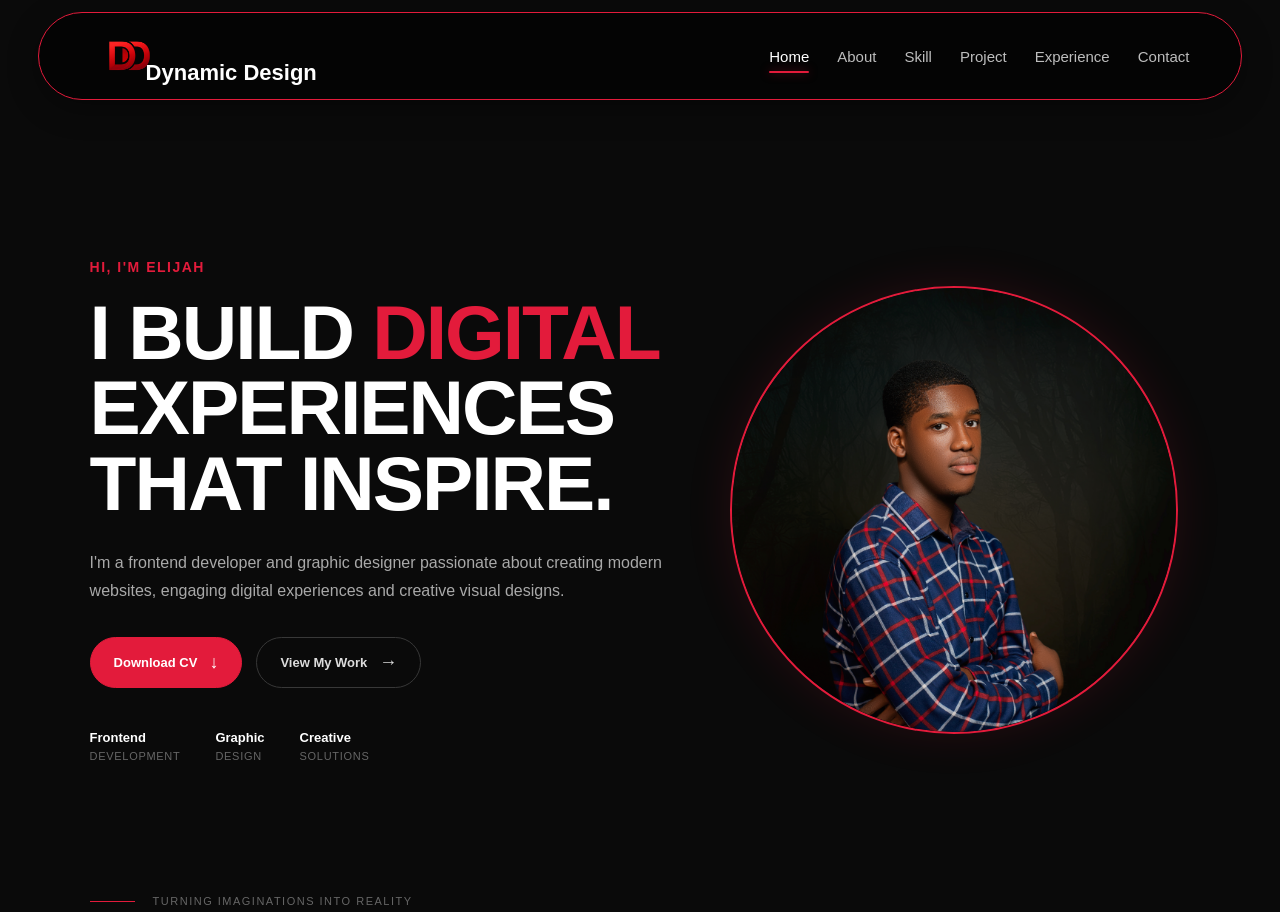
<file: index.html>
<!DOCTYPE html>
<html lang="en">

<head>
    <meta charset="UTF-8">
    <meta name="viewport" content="width=device-width, initial-scale=1.0">

    <title>Home | Dynamic Design</title>

    <link rel="stylesheet" href="./index.css">
</head>

<body>

    <!-- =========================
         NAVBAR
    ========================== -->

    <header>

        <div class="site-logo">

            <div class="logo">
                <h2 class="site-name">Dynamic Design</h2>
            </div>

        </div>


        <nav class="a-res">

            <ul>

                <li>
                    <a href="./index.html" class="active">
                        Home
                    </a>
                </li>

                <li>
                    <a href="./about.html">
                        About
                    </a>
                </li>

                <li>
                    <a href="./skills.html">
                        Skill
                    </a>
                </li>

                <li>
                    <a href="./project.html">
                        Project
                    </a>
                </li>

                <li>
                    <a href="./experience.html">
                        Experience
                    </a>
                </li>

                <li>
                    <a href="./contact.html">
                        Contact
                    </a>
                </li>

            </ul>

        </nav>


        <!-- MOBILE MENU BUTTON -->

        <button
            class="menu-btn"
            aria-label="Open navigation menu"
            onclick="nav()"
        >
            ☰
        </button>

    </header>


    <!-- =========================
         MAIN
    ========================== -->

    <main class="home-page">


        <!-- =========================
             HERO SECTION
        ========================== -->

        <section class="hero-section">


            <!-- =========================
                 HERO TEXT
            ========================== -->

            <div class="hero-content">

                <span class="hero-greeting">
                    Hi, I'm Elijah
                </span>


                <h1>
                    I BUILD
                    <span>DIGITAL</span>
                    EXPERIENCES
                    <br>
                    THAT INSPIRE.
                </h1>


                <p>
                    I'm a frontend developer and graphic designer
                    passionate about creating modern websites,
                    engaging digital experiences and creative
                    visual designs.
                </p>


                <!-- BUTTONS -->

                <div class="hero-buttons">

                    <a
                        href="./Elijah_Stephen_Udo_Resume.docx"
                        class="btn primary-btn"
                        download
                    >
                        Download CV
                        <span>↓</span>
                    </a>

                    <a
                        href="./project.html"
                        class="btn secondary-btn"
                    >
                        View My Work
                        <span>→</span>
                    </a>

                </div>


                <!-- QUICK INFO -->

                <div class="hero-info">

                    <div>
                        <strong>Frontend</strong>
                        <span>Development</span>
                    </div>

                    <div>
                        <strong>Graphic</strong>
                        <span>Design</span>
                    </div>

                    <div>
                        <strong>Creative</strong>
                        <span>Solutions</span>
                    </div>

                </div>

            </div>


            <div class="hero-picture">

                <div class="picture-box">

                    <!--
                        PUT YOUR EXISTING PROFILE
                        PICTURE HERE.
                    -->

                    <img
                        src="./bro.jpeg"
                        alt="Elijah Stephen Udoh"
                    >

                </div>

            </div>

        </section>



        <section class="home-intro">

            <div class="intro-line"></div>

            <p>
                Turning imaginations into reality
            </p>

        </section>

    </main>


    <script src="./index.js"></script>

</body>

</html>
</file>
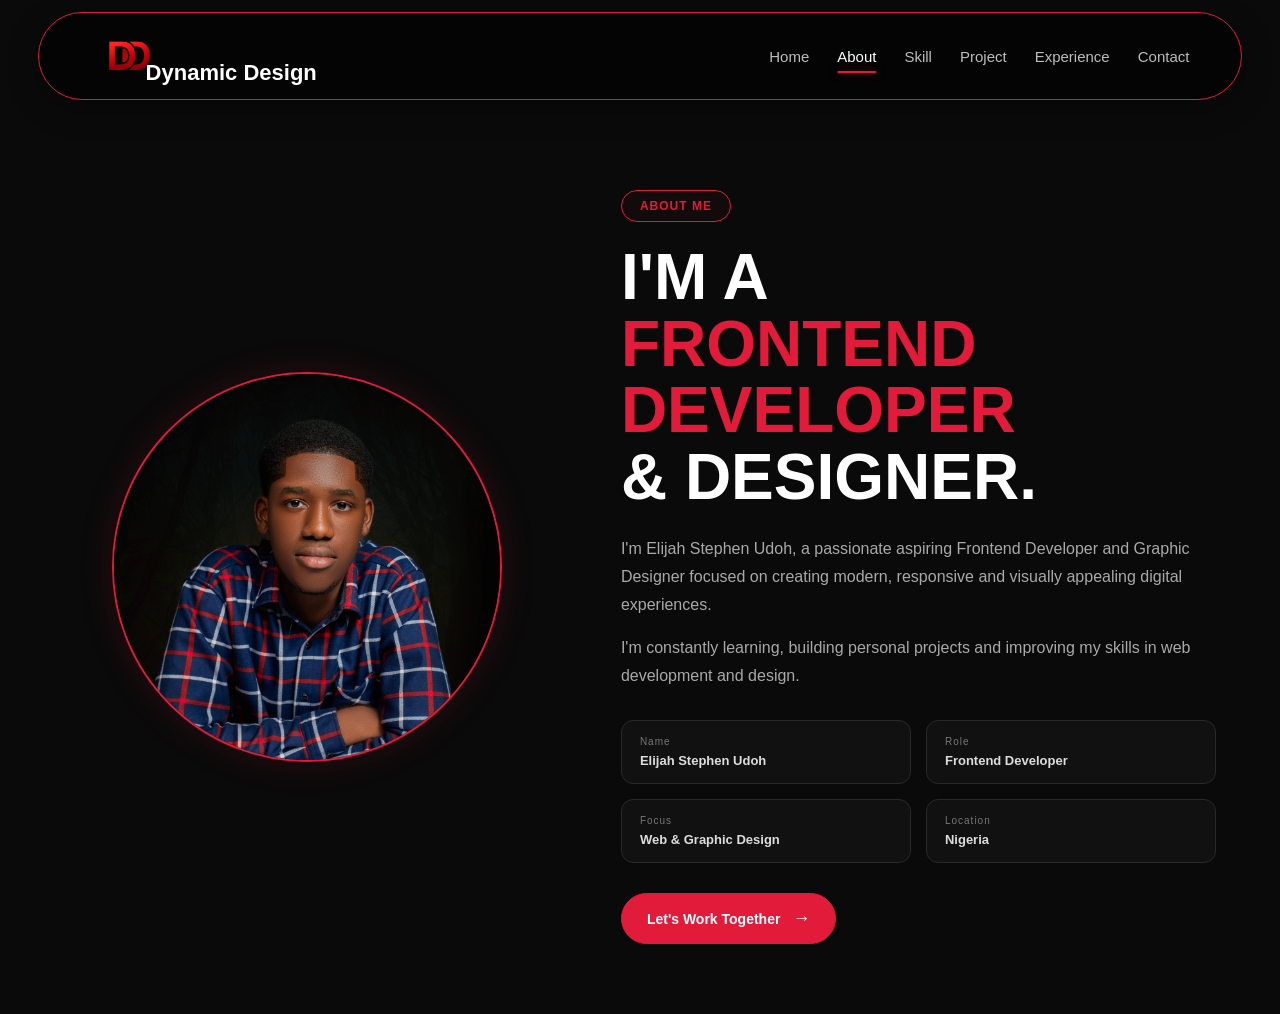
<file: about.html>
<!DOCTYPE html>
<html lang="en">

<head>
    <meta charset="UTF-8">
    <meta name="viewport" content="width=device-width, initial-scale=1.0">

    <title>About | Dynamic Design</title>

    <link rel="stylesheet" href="./about.css">
</head>

<body>

    <!-- =========================
         NAVBAR
    ========================== -->

    <header>

        <div class="site-logo">

            <div class="logo">
                <h2 class="site-name">Dynamic Design</h2>
            </div>

        </div>


        <nav class="a-res">

            <ul>

                <li>
                    <a href="./index.html">
                        Home
                    </a>
                </li>

                <li>
                    <a href="./about.html" class="active">
                        About
                    </a>
                </li>

                <li>
                    <a href="./skills.html">
                        Skill
                    </a>
                </li>

                <li>
                    <a href="./project.html">
                        Project
                    </a>
                </li>

                <li>
                    <a href="./experience.html">
                        Experience
                    </a>
                </li>

                <li>
                    <a href="./contact.html">
                        Contact
                    </a>
                </li>

            </ul>

        </nav>


        <!-- MOBILE MENU -->

        <button
            class="menu-btn"
            aria-label="Open navigation menu"
            onclick="nav()"
        >
            ☰
        </button>

    </header>


    <!-- =========================
         MAIN
    ========================== -->

    <main class="about-page">


        <!-- =========================
             ABOUT HERO
        ========================== -->

        <section class="about-section">


            <!-- PICTURE AREA -->

            <div class="about-picture">

                <!-- KEEP YOUR EXISTING PICTURE HERE -->

                <img
                    src="./eke.jpeg"
                    alt="Elijah Stephen Udoh"
                >

            </div>


            <!-- ABOUT CONTENT -->

            <div class="about-content">

                <span class="section-label">
                    ABOUT ME
                </span>


                <h1>
                    I'M A
                    <span>FRONTEND DEVELOPER</span>
                    & DESIGNER.
                </h1>


                <p>
                    I'm Elijah Stephen Udoh, a passionate aspiring
                    Frontend Developer and Graphic Designer focused
                    on creating modern, responsive and visually
                    appealing digital experiences.
                </p>

                <p>
                    I'm constantly learning, building personal
                    projects and improving my skills in web
                    development and design.
                </p>


                <!-- INFO -->

                <div class="about-info">

                    <div class="info-box">

                        <span>Name</span>

                        <strong>
                            Elijah Stephen Udoh
                        </strong>

                    </div>


                    <div class="info-box">

                        <span>Role</span>

                        <strong>
                            Frontend Developer
                        </strong>

                    </div>


                    <div class="info-box">

                        <span>Focus</span>

                        <strong>
                            Web & Graphic Design
                        </strong>

                    </div>


                    <div class="info-box">

                        <span>Location</span>

                        <strong>
                            Nigeria
                        </strong>

                    </div>

                </div>


                <!-- BUTTON -->

                <a
                    href="./contact.html"
                    class="about-btn"
                >
                    Let's Work Together
                    <span>→</span>
                </a>

            </div>

        </section>


    </main>


    <script src="./about.js"></script>

</body>

</html>
</file>
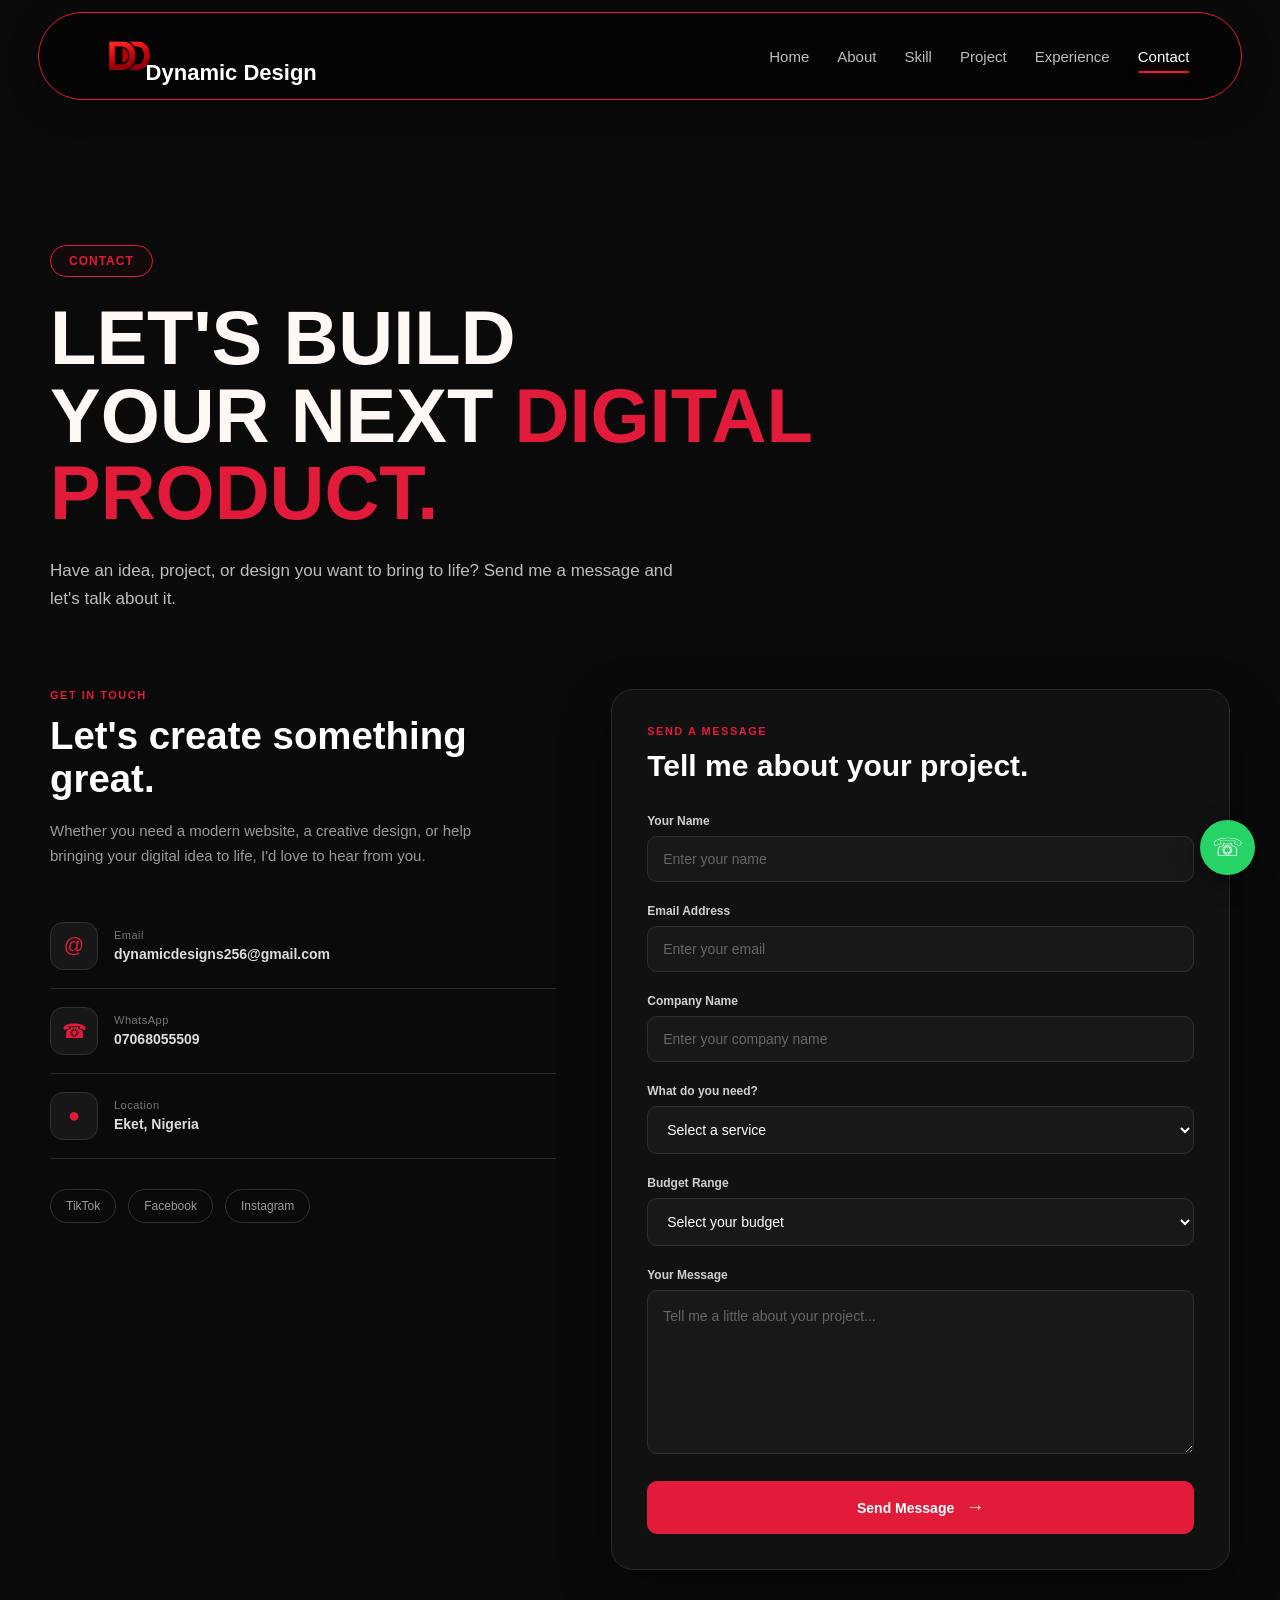
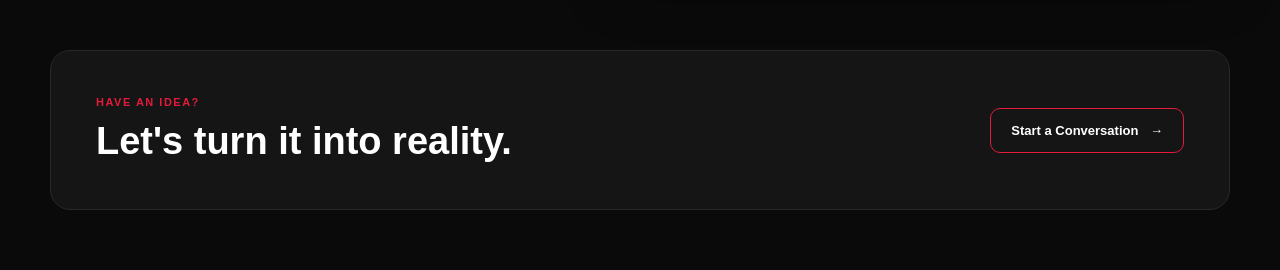
<file: contact.html>
<!DOCTYPE html>
<html lang="en">

<head>
    <meta charset="UTF-8">
    <meta name="viewport" content="width=device-width, initial-scale=1.0">

    <title>Contact | Dynamic Design</title>

    <link rel="stylesheet" href="./contact.css">
</head>

<body>

    <!-- =========================
         NAVBAR
    ========================== -->

    <header>

        <div class="site-logo">

            <div class="logo">
                <h2 class="site-name">Dynamic Design</h2>
            </div>

        </div>


        <nav class="a-res">

            <ul>

                <li>
                    <a href="./index.html">
                        Home
                    </a>
                </li>

                <li>
                    <a href="./about.html">
                        About
                    </a>
                </li>

                <li>
                    <a href="./skills.html">
                        Skill
                    </a>
                </li>

                <li>
                    <a href="./project.html">
                        Project
                    </a>
                </li>

                <li>
                    <a href="./experience.html">
                        Experience
                    </a>
                </li>

                <li>
                    <a href="./contact.html" class="active">
                        Contact
                    </a>
                </li>

            </ul>

        </nav>


        <!-- MOBILE MENU BUTTON -->

        <button
            class="menu-btn"
            aria-label="Open menu"
            onclick="nav()"
        >
            ☰
        </button>

    </header>


    <!-- =========================
         MAIN
    ========================== -->

    <main class="contact-page">


        <!-- =========================
             HERO
        ========================== -->

        <section class="contact-hero">

            <span class="section-label">
                CONTACT
            </span>

            <h1>
                LET'S BUILD
                <br>
                YOUR NEXT
                <span>DIGITAL PRODUCT.</span>
            </h1>

            <p>
                Have an idea, project, or design you want to bring
                to life? Send me a message and let's talk about it.
            </p>

        </section>


        <!-- =========================
             CONTACT CONTENT
        ========================== -->

        <section class="contact-content">


            <!-- CONTACT INFORMATION -->

            <div class="contact-info">

                <div class="info-header">

                    <span class="small-label">
                        GET IN TOUCH
                    </span>

                    <h2>
                        Let's create
                        something great.
                    </h2>

                    <p>
                        Whether you need a modern website, a creative
                        design, or help bringing your digital idea
                        to life, I'd love to hear from you.
                    </p>

                </div>


                <!-- EMAIL -->

                <a
                    href="mailto:dynamicdesigns256@gmail.com"
                    class="contact-item"
                >

                    <div class="contact-icon">
                        @
                    </div>

                    <div>
                        <span>Email</span>

                        <strong>
                            dynamicdesigns256@gmail.com
                        </strong>
                    </div>

                </a>


                <!-- WHATSAPP -->

                <a
                    href="https://wa.me/2347068055509"
                    class="contact-item"
                    target="_blank"
                    rel="noopener noreferrer"
                >

                    <div class="contact-icon">
                        ☎
                    </div>

                    <div>
                        <span>WhatsApp</span>

                        <strong>
                            07068055509
                        </strong>
                    </div>

                </a>


                <!-- LOCATION -->

                <div class="contact-item">

                    <div class="contact-icon">
                        ●
                    </div>

                    <div>
                        <span>Location</span>

                        <strong>
                            Eket, Nigeria
                        </strong>
                    </div>

                </div>


                <!-- SOCIAL LINKS -->

                <div class="social-links">

                    <a
                        href="https://www.tiktok.com/@dynamic_designs001"
                        target="_blank"
                        rel="noopener noreferrer"
                    >
                        TikTok
                    </a>

                    <a
                        href="https://web.facebook.com/itz.doing.s.lord.967133"
                        target="_blank"
                        rel="noopener noreferrer"
                    >
                        Facebook
                    </a>

                    <a
                        href="https://www.instagram.com/dynamic_designs001/"
                        target="_blank"
                        rel="noopener noreferrer"
                    >
                        Instagram
                    </a>

                </div>

            </div>


            <!-- =========================
                 CONTACT FORM
            ========================== -->

            <div class="contact-form-wrapper">

                <div class="form-header">

                    <span>
                        SEND A MESSAGE
                    </span>

                    <h2>
                        Tell me about your project.
                    </h2>

                </div>


                <form
                    id="contact-form"
                    class="contact-form"
                    action="https://formspree.io/f/mljrvzgo"
                    method="POST"
                >

                    <div class="form-group">

                        <label for="name">
                            Your Name
                        </label>

                        <input
                            type="text"
                            id="name"
                            name="name"
                            placeholder="Enter your name"
                            required
                        >

                    </div>


                    <div class="form-group">

                        <label for="email">
                            Email Address
                        </label>

                        <input
                            type="email"
                            id="email"
                            name="email"
                            placeholder="Enter your email"
                            required
                        >

                    </div>


                    <div class="form-group">

                        <label for="company">
                            Company Name
                        </label>

                        <input
                            type="text"
                            id="company"
                            name="company"
                            placeholder="Enter your company name"
                        >

                    </div>


                    <div class="form-group">

                        <label for="project">
                            What do you need?
                        </label>

                        <select
                            id="project"
                            name="project"
                            required
                        >

                            <option value="" disabled selected>
                                Select a service
                            </option>

                            <option value="logo">
                                Logo Creation
                            </option>

                            <option value="branding">
                                Branding
                            </option>

                            <option value="flyer">
                                Flyer Design
                            </option>

                            <option value="social-media">
                                Social Media Design
                            </option>

                            <option value="website">
                                Website Development
                            </option>

                            <option value="portfolio">
                                Portfolio Website
                            </option>

                            <option value="other">
                                Other
                            </option>

                        </select>

                    </div>


                    <div class="form-group">

                        <label for="budget">
                            Budget Range
                        </label>

                        <select
                            id="budget"
                            name="budget"
                            required
                        >

                            <option value="" disabled selected>
                                Select your budget
                            </option>

                            <option value="100k-300k">
                                100k - 300k
                            </option>

                            <option value="300k-700k">
                                300k - 700k
                            </option>

                            <option value="700k-1.5m">
                                700k - 1.5m
                            </option>

                            <option value="1.5m-10m">
                                1.5m - 10m
                            </option>

                            <option value="10m-50m">
                                10m - 50m
                            </option>

                        </select>

                    </div>


                    <div class="form-group">

                        <label for="message">
                            Your Message
                        </label>

                        <textarea
                            id="message"
                            name="message"
                            rows="6"
                            placeholder="Tell me a little about your project..."
                            required
                        ></textarea>

                    </div>


                    <button
                        type="submit"
                        class="submit-btn"
                    >
                        Send Message
                        <span>→</span>
                    </button>

                </form>

            </div>

        </section>


        <!-- =========================
             CTA
        ========================== -->

        <section class="contact-cta">

            <div>

                <span>
                    HAVE AN IDEA?
                </span>

                <h2>
                    Let's turn it into reality.
                </h2>

            </div>

            <a
                href="#contact-form"
                class="cta-button"
            >
                Start a Conversation
                <span>→</span>
            </a>

        </section>

    </main>


    <!-- =========================
         WHATSAPP FLOATING BUTTON
    ========================== -->

    <a
        href="https://wa.me/2347068055509"
        class="whatsapp-float"
        target="_blank"
        rel="noopener noreferrer"
        aria-label="Chat with me on WhatsApp"
    >

        <span class="whatsapp-icon">
            ☏
        </span>

        <span class="whatsapp-tooltip">
            Chat with me
        </span>

    </a>


    <script src="./contact.js"></script>

</body>

</html>
</file>
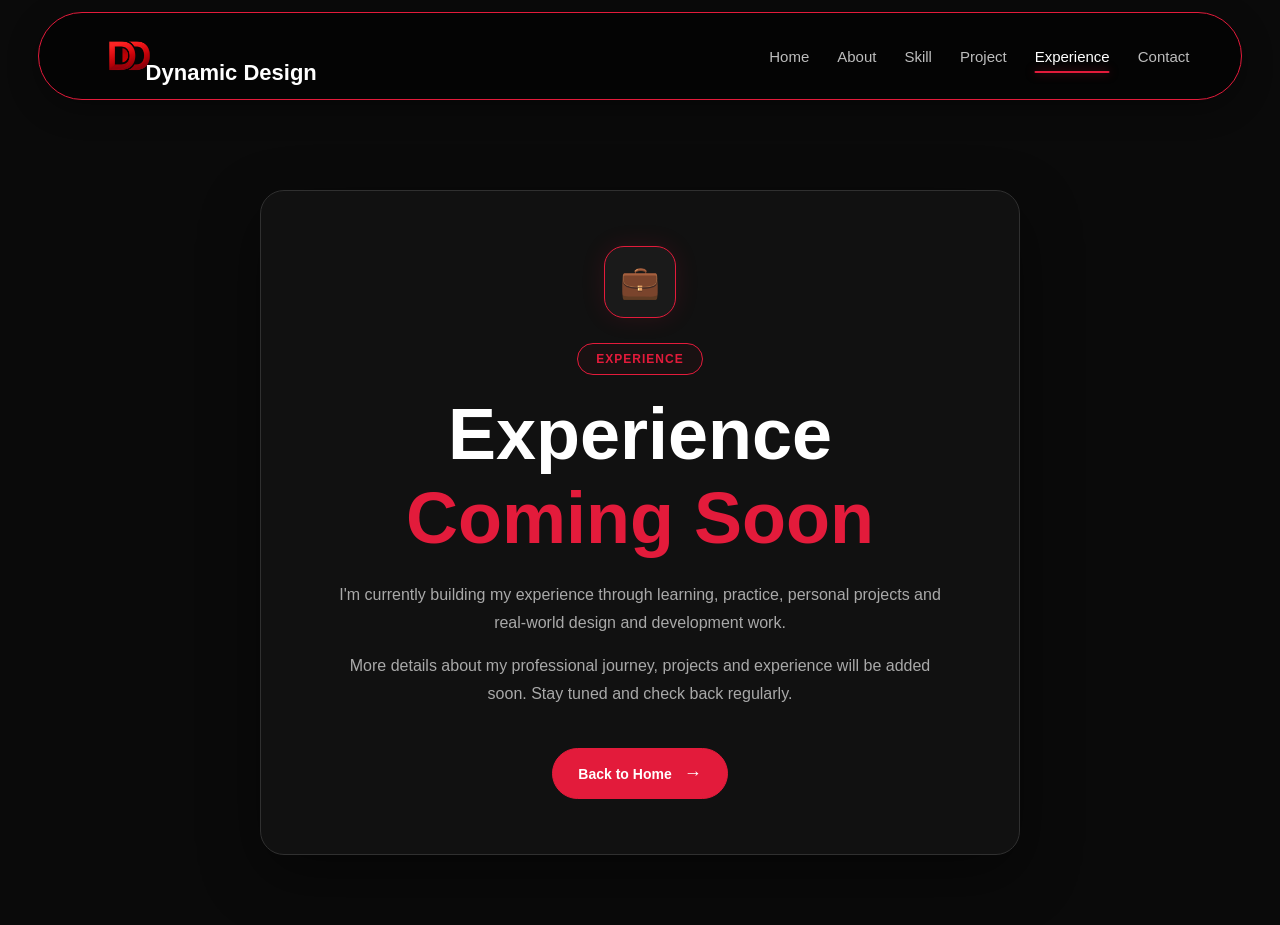
<file: experience.html>
<!DOCTYPE html>
<html lang="en">

<head>
    <meta charset="UTF-8">
    <meta name="viewport" content="width=device-width, initial-scale=1.0">

    <title>Experience | Dynamic Design</title>

    <link rel="stylesheet" href="./experience.css">
</head>

<body>

    <!-- =========================
         NAVBAR
    ========================== -->

    <header>

        <div class="site-logo">

            <div class="logo">
                <h2 class="site-name">Dynamic Design</h2>
            </div>

        </div>


        <nav class="a-res">

            <ul>

                <li>
                    <a href="./index.html">
                        Home
                    </a>
                </li>

                <li>
                    <a href="./about.html">
                        About
                    </a>
                </li>

                <li>
                    <a href="./skills.html">
                        Skill
                    </a>
                </li>

                <li>
                    <a href="./project.html">
                        Project
                    </a>
                </li>

                <li>
                    <a href="./experience.html" class="active">
                        Experience
                    </a>
                </li>

                <li>
                    <a href="./contact.html">
                        Contact
                    </a>
                </li>

            </ul>

        </nav>


        <!-- MOBILE MENU BUTTON -->

        <button
            class="menu-btn"
            aria-label="Open navigation menu"
            onclick="nav()"
        >
            ☰
        </button>

    </header>


    <!-- =========================
         MAIN
    ========================== -->

    <main class="experience-page">

        <section class="experience-section">

            <div class="experience-card">

                <!-- ICON -->

                <div class="experience-icon">
                    💼
                </div>


                <!-- LABEL -->

                <span class="section-label">
                    EXPERIENCE
                </span>


                <!-- TITLE -->

                <h1>
                    Experience
                    <span>Coming Soon</span>
                </h1>


                <!-- DESCRIPTION -->

                <p>
                    I'm currently building my experience through
                    learning, practice, personal projects and
                    real-world design and development work.
                </p>

                <p>
                    More details about my professional journey,
                    projects and experience will be added soon.
                    Stay tuned and check back regularly.
                </p>


                <!-- BUTTON -->

                <a
                    href="./index.html"
                    class="btn"
                >
                    Back to Home
                    <span>→</span>
                </a>

            </div>

        </section>

    </main>


    <script src="./experience.js"></script>

</body>

</html>
</file>
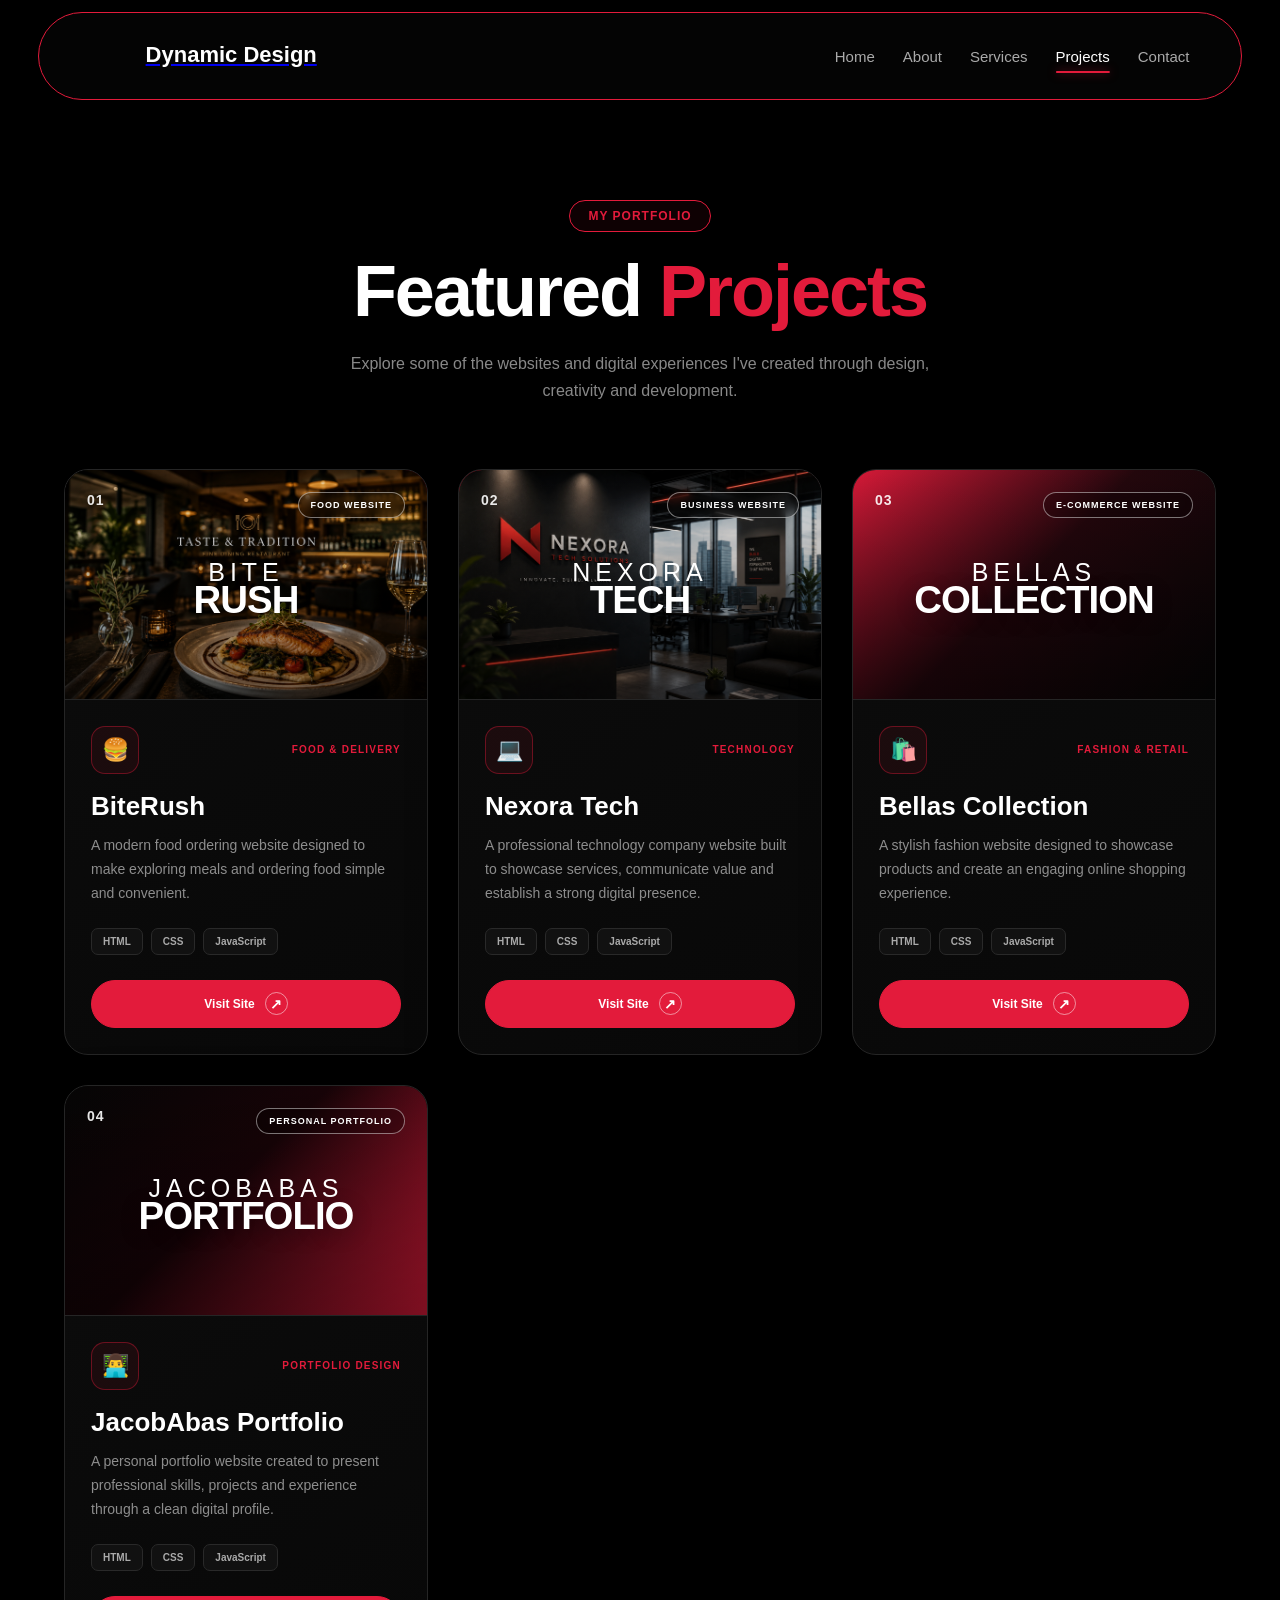
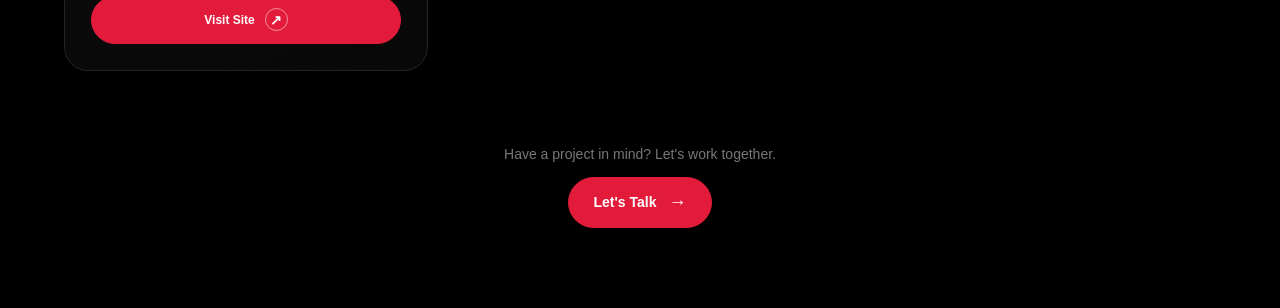
<file: project.html>
<!DOCTYPE html>
<html lang="en">
<head>
    <meta charset="UTF-8">
    <meta name="viewport" content="width=device-width, initial-scale=1.0">
    <meta name="description" content="Explore web development and design projects by Dynamic Design.">
    <title>My Projects | Dynamic Design</title>
    <link rel="stylesheet" href="./project.css">
</head>
<body>

    <!-- NAVBAR -->
    <header>
        <a href="index.html" class="site-logo">
            <div class="logo"></div>
            <span class="site-name">Dynamic Design</span>
        </a>

        <button class="menu-btn"
                type="button"
                aria-label="Open navigation menu"
                aria-expanded="false"
                onclick="nav()">☰</button>

        <nav>
            <ul>
                <li><a href="index.html">Home</a></li>
                <li><a href="about.html">About</a></li>
                <li><a href="services.html">Services</a></li>
                <li><a href="projects.html" class="active">Projects</a></li>
                <li><a href="contact.html">Contact</a></li>
            </ul>
        </nav>
    </header>

    <!-- PROJECT PAGE -->
    <main class="project-page">
        <section class="project-section">

            <!-- HEADING -->
            <div class="project-heading">
                <span class="section-label">MY PORTFOLIO</span>
                <h1>Featured <span>Projects</span></h1>
                <p>
                    Explore some of the websites and digital experiences
                    I've created through design, creativity and development.
                </p>
            </div>

            <!-- PROJECT CARDS -->
            <div class="projects-grid">

                <!-- PROJECT 1: BITERUSH -->
                <article class="project-card">
                    <div class="project-image food-image">
                        <img
                            src="./2df120a5-69c7-4918-b63c-4a06d9c081f8.png"
                            alt="BiteRush food ordering website preview"
                        >

                        <div class="image-overlay">
                            <span class="project-number">01</span>
                            <span class="project-type">FOOD WEBSITE</span>
                        </div>

                        <div class="image-title">
                            <span>BITE</span>
                            <strong>RUSH</strong>
                        </div>
                    </div>

                    <div class="project-content">
                        <div class="project-top">
                            <div class="project-icon" aria-hidden="true">🍔</div>
                            <span class="project-category">FOOD & DELIVERY</span>
                        </div>

                        <h2>BiteRush</h2>
                        <p>
                            A modern food ordering website designed to make
                            exploring meals and ordering food simple and convenient.
                        </p>

                        <div class="tech-stack">
                            <span>HTML</span>
                            <span>CSS</span>
                            <span>JavaScript</span>
                        </div>

                        <div class="project-buttons">
                            <a
                                href="https://elijahstephen2010-debug.github.io/Food-site-demo/"
                                target="_blank"
                                rel="noopener noreferrer"
                                class="project-btn"
                            >
                                Visit Site <span aria-hidden="true">↗</span>
                            </a>
                        </div>
                    </div>
                </article>

                <!-- PROJECT 2: NEXORA TECH -->
                <article class="project-card">
                    <div class="project-image company-image">
                        <img
                            src="./cdfffc69-c4b4-484e-99a6-f6aaf600460c.png"
                            alt="Nexora Tech company website preview"
                        >

                        <div class="image-overlay">
                            <span class="project-number">02</span>
                            <span class="project-type">BUSINESS WEBSITE</span>
                        </div>

                        <div class="image-title">
                            <span>NEXORA</span>
                            <strong>TECH</strong>
                        </div>
                    </div>

                    <div class="project-content">
                        <div class="project-top">
                            <div class="project-icon" aria-hidden="true">💻</div>
                            <span class="project-category">TECHNOLOGY</span>
                        </div>

                        <h2>Nexora Tech</h2>
                        <p>
                            A professional technology company website built
                            to showcase services, communicate value and establish
                            a strong digital presence.
                        </p>

                        <div class="tech-stack">
                            <span>HTML</span>
                            <span>CSS</span>
                            <span>JavaScript</span>
                        </div>

                        <div class="project-buttons">
                            <a
                                href="https://elijahstephen2010-debug.github.io/Company-site-demo/"
                                target="_blank"
                                rel="noopener noreferrer"
                                class="project-btn"
                            >
                                Visit Site <span aria-hidden="true">↗</span>
                            </a>
                        </div>
                    </div>
                </article>

                <!-- PROJECT 3: BELLAS COLLECTION -->
                <article class="project-card">
                    <div class="project-image company-image">
                        <div class="image-overlay">
                            <span class="project-number">03</span>
                            <span class="project-type">E-COMMERCE WEBSITE</span>
                        </div>

                        <div class="image-title">
                            <span>BELLAS</span>
                            <strong>COLLECTION</strong>
                        </div>
                    </div>

                    <div class="project-content">
                        <div class="project-top">
                            <div class="project-icon" aria-hidden="true">🛍️</div>
                            <span class="project-category">FASHION & RETAIL</span>
                        </div>

                        <h2>Bellas Collection</h2>
                        <p>
                            A stylish fashion website designed to showcase
                            products and create an engaging online shopping experience.
                        </p>

                        <div class="tech-stack">
                            <span>HTML</span>
                            <span>CSS</span>
                            <span>JavaScript</span>
                        </div>

                        <div class="project-buttons">
                            <a
                                href="https://bellas-collection.netlify.app/"
                                target="_blank"
                                rel="noopener noreferrer"
                                class="project-btn"
                            >
                                Visit Site <span aria-hidden="true">↗</span>
                            </a>
                        </div>
                    </div>
                </article>

                <!-- PROJECT 4: JACOBABAS PORTFOLIO -->
                <article class="project-card">
                    <div class="project-image food-image">
                        <div class="image-overlay">
                            <span class="project-number">04</span>
                            <span class="project-type">PERSONAL PORTFOLIO</span>
                        </div>

                        <div class="image-title">
                            <span>JACOBABAS</span>
                            <strong>PORTFOLIO</strong>
                        </div>
                    </div>

                    <div class="project-content">
                        <div class="project-top">
                            <div class="project-icon" aria-hidden="true">👨‍💻</div>
                            <span class="project-category">PORTFOLIO DESIGN</span>
                        </div>

                        <h2>JacobAbas Portfolio</h2>
                        <p>
                            A personal portfolio website created to present
                            professional skills, projects and experience through
                            a clean digital profile.
                        </p>

                        <div class="tech-stack">
                            <span>HTML</span>
                            <span>CSS</span>
                            <span>JavaScript</span>
                        </div>

                        <div class="project-buttons">
                            <a
                                href="https://jacobabas-portfolio.netlify.app/"
                                target="_blank"
                                rel="noopener noreferrer"
                                class="project-btn"
                            >
                                Visit Site <span aria-hidden="true">↗</span>
                            </a>
                        </div>
                    </div>
                </article>

            </div>

            <!-- BOTTOM CTA -->
            <div class="project-cta">
                <p>Have a project in mind? Let's work together.</p>
                <a href="contact.html" class="btn">
                    Let's Talk <span aria-hidden="true">→</span>
                </a>
            </div>

        </section>
    </main>

    <script src="./project.js"></script>

</body>
</html>
</file>
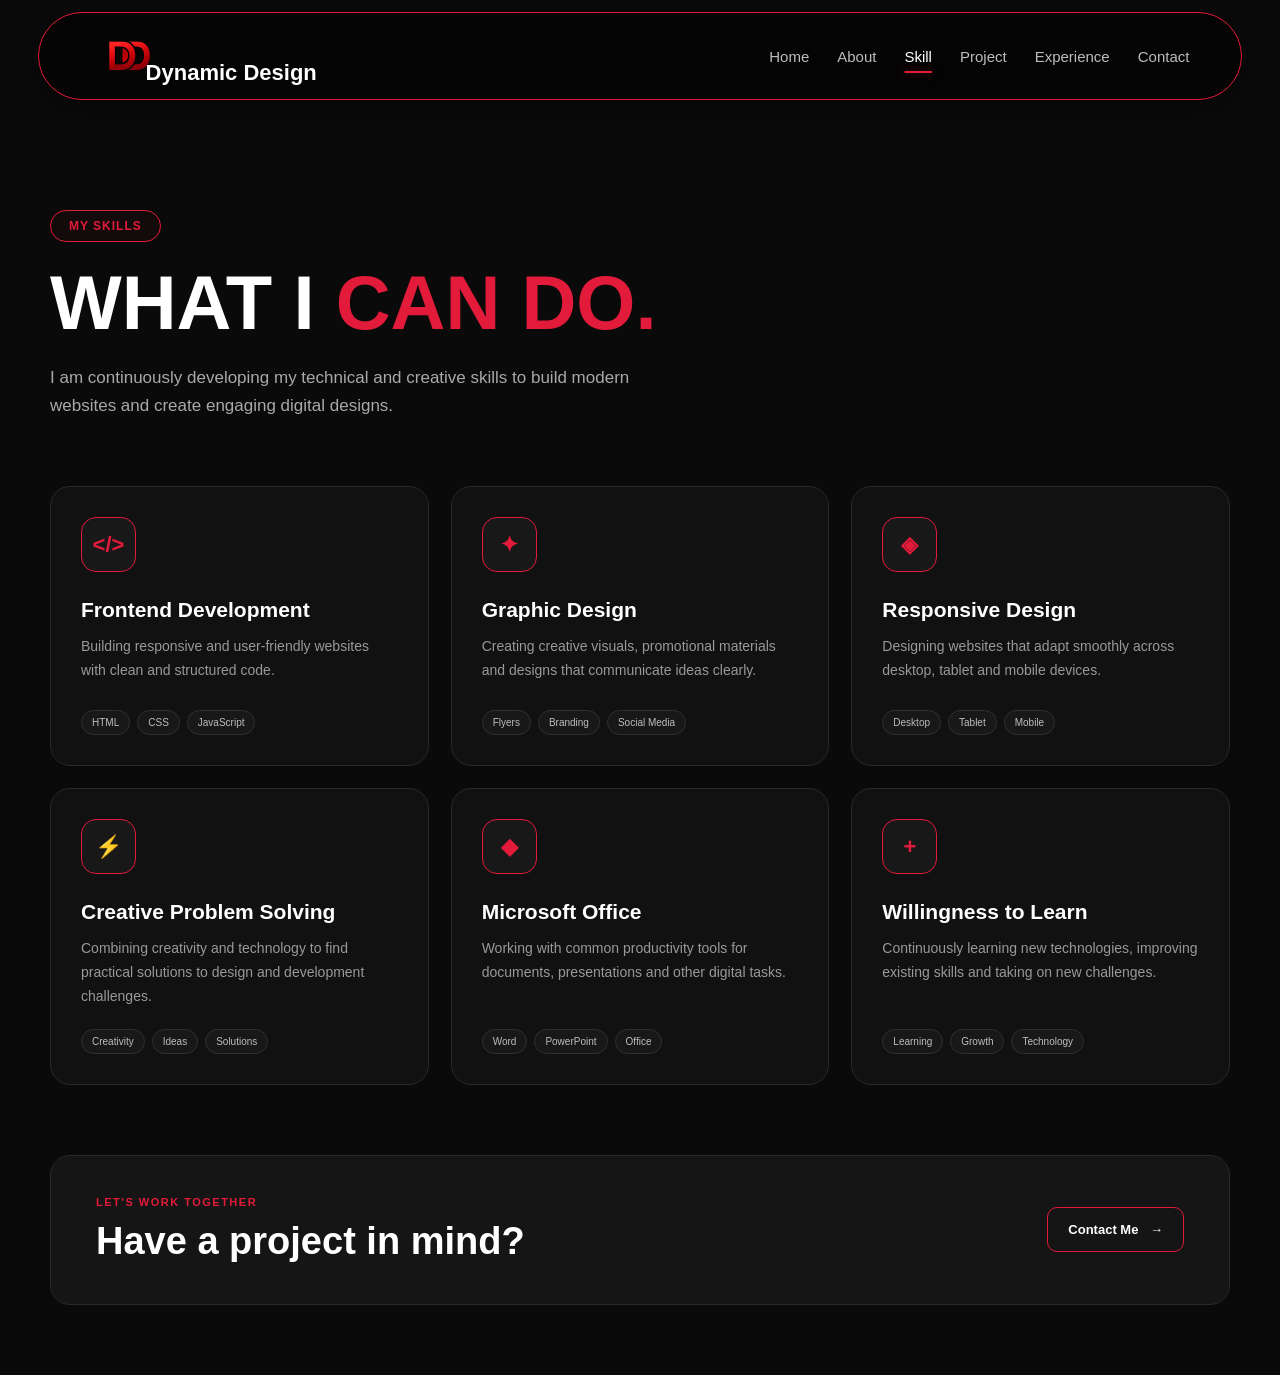
<file: skills.html>
<!DOCTYPE html>
<html lang="en">

<head>
    <meta charset="UTF-8">
    <meta name="viewport" content="width=device-width, initial-scale=1.0">

    <title>Skills | Dynamic Design</title>

    <link rel="stylesheet" href="./skills.css">
</head>

<body>

    <!-- =========================
         NAVBAR
    ========================== -->

    <header>

        <div class="site-logo">
            <div class="logo">
                <h2 class="site-name">Dynamic Design</h2>
            </div>
        </div>


        <nav class="a-res">

            <ul>

                <li>
                    <a href="./index.html">
                        Home
                    </a>
                </li>

                <li>
                    <a href="./about.html">
                        About
                    </a>
                </li>

                <li>
                    <a href="./skills.html" class="active">
                        Skill
                    </a>
                </li>

                <li>
                    <a href="./project.html">
                        Project
                    </a>
                </li>

                <li>
                    <a href="./experience.html">
                        Experience
                    </a>
                </li>

                <li>
                    <a href="./contact.html">
                        Contact
                    </a>
                </li>

            </ul>

        </nav>


        <!-- MOBILE MENU BUTTON -->

        <button
            class="menu-btn"
            aria-label="Open navigation menu"
            onclick="nav()"
        >
            ☰
        </button>

    </header>


    <!-- =========================
         MAIN
    ========================== -->

    <main class="skills-page">


        <!-- =========================
             SKILLS HERO
        ========================== -->

        <section class="skills-hero">

            <span class="section-label">
                MY SKILLS
            </span>

            <h1>
                WHAT I
                <span>CAN DO.</span>
            </h1>

            <p>
                I am continuously developing my technical and
                creative skills to build modern websites and
                create engaging digital designs.
            </p>

        </section>


        <!-- =========================
             SKILLS GRID
        ========================== -->

        <section class="skills-grid">


            <!-- FRONTEND -->

            <div class="skill-card">

                <div class="skill-icon">
                    &lt;/&gt;
                </div>

                <h2>
                    Frontend Development
                </h2>

                <p>
                    Building responsive and user-friendly
                    websites with clean and structured code.
                </p>

                <div class="skill-tags">

                    <span>HTML</span>
                    <span>CSS</span>
                    <span>JavaScript</span>

                </div>

            </div>


            <!-- GRAPHIC DESIGN -->

            <div class="skill-card">

                <div class="skill-icon">
                    ✦
                </div>

                <h2>
                    Graphic Design
                </h2>

                <p>
                    Creating creative visuals, promotional
                    materials and designs that communicate
                    ideas clearly.
                </p>

                <div class="skill-tags">

                    <span>Flyers</span>
                    <span>Branding</span>
                    <span>Social Media</span>

                </div>

            </div>


            <!-- RESPONSIVE DESIGN -->

            <div class="skill-card">

                <div class="skill-icon">
                    ◈
                </div>

                <h2>
                    Responsive Design
                </h2>

                <p>
                    Designing websites that adapt smoothly
                    across desktop, tablet and mobile devices.
                </p>

                <div class="skill-tags">

                    <span>Desktop</span>
                    <span>Tablet</span>
                    <span>Mobile</span>

                </div>

            </div>


            <!-- CREATIVE PROBLEM SOLVING -->

            <div class="skill-card">

                <div class="skill-icon">
                    ⚡
                </div>

                <h2>
                    Creative Problem Solving
                </h2>

                <p>
                    Combining creativity and technology to
                    find practical solutions to design and
                    development challenges.
                </p>

                <div class="skill-tags">

                    <span>Creativity</span>
                    <span>Ideas</span>
                    <span>Solutions</span>

                </div>

            </div>


            <!-- MICROSOFT OFFICE -->

            <div class="skill-card">

                <div class="skill-icon">
                    ◆
                </div>

                <h2>
                    Microsoft Office
                </h2>

                <p>
                    Working with common productivity tools
                    for documents, presentations and other
                    digital tasks.
                </p>

                <div class="skill-tags">

                    <span>Word</span>
                    <span>PowerPoint</span>
                    <span>Office</span>

                </div>

            </div>


            <!-- CONTINUOUS LEARNING -->

            <div class="skill-card">

                <div class="skill-icon">
                    +
                </div>

                <h2>
                    Willingness to Learn
                </h2>

                <p>
                    Continuously learning new technologies,
                    improving existing skills and taking on
                    new challenges.
                </p>

                <div class="skill-tags">

                    <span>Learning</span>
                    <span>Growth</span>
                    <span>Technology</span>

                </div>

            </div>

        </section>


        <!-- =========================
             CTA
        ========================== -->

        <section class="skills-cta">

            <div>

                <span>
                    LET'S WORK TOGETHER
                </span>

                <h2>
                    Have a project in mind?
                </h2>

            </div>

            <a
                href="./contact.html"
                class="cta-button"
            >
                Contact Me
                <span>→</span>
            </a>

        </section>

    </main>


    <script src="./skills.js"></script>

</body>

</html>
</file>
<file: index.css>
* {
    margin: 0;
    padding: 0;
    box-sizing: border-box;
}


html {
    scroll-behavior: smooth;
}


body {
    font-family: Arial, Helvetica, sans-serif;

    background: #0a0a0a;

    color: #fff8f5;

    min-height: 100vh;

    overflow-x: hidden;
}


/* =====================================================
   NAVBAR
===================================================== */

header {
    width: 94%;

    min-height: 82px;

    position: sticky;

    top: 12px;

    z-index: 1000;

    margin: 12px auto 0;

    padding: 8px 4%;

    display: flex;

    align-items: center;

    justify-content: space-between;

    gap: 20px;

    background: rgba(5, 5, 5, 0.96);

    border: 1.5px solid #e31b3b;

    border-radius: 45px;

    box-shadow:
        0 8px 30px rgba(0, 0, 0, 0.35);

    animation: navSlide 0.8s ease both;
}


/* =====================================================
   LOGO
===================================================== */

.site-logo {
    width: 180px;

    min-width: 180px;

    height: 70px;

    display: flex;

    align-items: center;
}


/*
   NO HOVER EFFECT ON LOGO
*/

.logo {
    width: 75px;

    height: 65px;

    background-image:
        url("./chioma-removebg-preview.png");

    background-size: contain;

    background-repeat: no-repeat;

    background-position: center;

    display: flex;

    align-items: flex-end;
}


/*
   COMPANY NAME
*/

.site-name {
    color: #ffffff;

    font-size: 22px;

    font-weight: 700;

    margin-left: 55px;

    margin-bottom: 3px;

    white-space: nowrap;

    font-family:
        "Gill Sans",
        "Gill Sans MT",
        Calibri,
        "Trebuchet MS",
        sans-serif;
}


/*
   NO HOVER EFFECT ON COMPANY NAME
*/


/* =====================================================
   NAVIGATION
===================================================== */

nav {
    display: flex;

    align-items: center;
}


nav ul {
    display: flex;

    align-items: center;

    justify-content: flex-end;

    gap: 28px;

    margin: 0;

    padding: 0;

    list-style: none;
}


nav li {
    list-style: none;
}


nav a {
    position: relative;

    display: inline-block;

    padding: 10px 0;

    color: #bdbdbd;

    font-size: 15px;

    font-weight: 500;

    text-decoration: none;

    transition:
        color 0.3s ease,
        transform 0.3s ease;
}


nav a::after {
    content: "";

    position: absolute;

    left: 50%;

    bottom: 2px;

    width: 0;

    height: 2px;

    background: #e31b3b;

    border-radius: 10px;

    transform: translateX(-50%);

    transition:
        width 0.35s ease,
        box-shadow 0.35s ease;
}


nav a:hover {
    color: #ffffff;

    transform: translateY(-2px);
}


nav a:hover::after {
    width: 100%;
}


/* =====================================================
   HOME ACTIVE LINK
===================================================== */

nav a.active {
    color: #ffffff;
}


nav a.active::after {
    width: 100%;

    box-shadow:
        0 0 10px rgba(227, 27, 59, 0.5);
}


/* =====================================================
   MENU BUTTON
===================================================== */

.menu-btn {
    display: none;

    width: 42px;

    height: 42px;

    align-items: center;

    justify-content: center;

    border: 1px solid #e31b3b;

    border-radius: 50%;

    background: #111111;

    color: #ffffff;

    font-size: 20px;

    cursor: pointer;

    transition:
        background 0.3s ease,
        transform 0.3s ease;
}


.menu-btn:hover {
    background: #e31b3b;

    transform: scale(1.05);
}


/* =====================================================
   HOME PAGE
===================================================== */

.home-page {
    width: 100%;

    min-height:
        calc(100vh - 105px);
}


/* =====================================================
   HERO SECTION
===================================================== */

.hero-section {
    width: 100%;

    min-height:
        calc(100vh - 105px);

    padding:
        70px 7% 45px;

    display: grid;

    grid-template-columns:
        minmax(0, 1.1fr)
        minmax(360px, 0.9fr);

    align-items: center;

    gap: 50px;
}


/* =====================================================
   HERO CONTENT
===================================================== */

.hero-content {
    max-width: 720px;

    animation:
        fadeLeft 0.9s ease both;
}


.hero-greeting {
    display: inline-block;

    margin-bottom: 20px;

    color: #e31b3b;

    font-size: 14px;

    font-weight: 700;

    letter-spacing: 1.5px;

    text-transform: uppercase;
}


/* =====================================================
   HERO TITLE
===================================================== */

.hero-content h1 {
    color: #ffffff;

    font-size:
        clamp(48px, 6vw, 82px);

    line-height: 0.98;

    font-weight: 800;

    letter-spacing: -2px;

    margin-bottom: 28px;
}


.hero-content h1 span {
    color: #e31b3b;
}


/* =====================================================
   HERO DESCRIPTION
===================================================== */

.hero-content > p {
    max-width: 610px;

    color: #a9a9a9;

    font-size: 16px;

    line-height: 1.75;

    margin-bottom: 32px;
}


/* =====================================================
   HERO BUTTONS
===================================================== */

.hero-buttons {
    display: flex;

    align-items: center;

    flex-wrap: wrap;

    gap: 14px;

    margin-bottom: 42px;
}


.btn {
    display: inline-flex;

    align-items: center;

    justify-content: center;

    gap: 12px;

    padding:
        14px 23px;

    border-radius: 30px;

    font-size: 13px;

    font-weight: 700;

    text-decoration: none;

    transition:
        transform 0.3s ease,
        background 0.3s ease,
        color 0.3s ease,
        box-shadow 0.3s ease;
}


.primary-btn {
    background: #e31b3b;

    border: 1px solid #e31b3b;

    color: #ffffff;
}


.primary-btn:hover {
    background: transparent;

    color: #e31b3b;

    transform: translateY(-4px);

    box-shadow:
        0 10px 25px rgba(227, 27, 59, 0.15);
}


.primary-btn span {
    font-size: 18px;
}


.secondary-btn {
    background: transparent;

    border: 1px solid #383838;

    color: #dddddd;
}


.secondary-btn:hover {
    border-color: #e31b3b;

    color: #ffffff;

    transform: translateY(-4px);
}


.secondary-btn span {
    font-size: 18px;

    transition:
        transform 0.3s ease;
}


.secondary-btn:hover span {
    transform: translateX(5px);
}


/* =====================================================
   HERO QUICK INFO
===================================================== */

.hero-info {
    display: flex;

    align-items: center;

    flex-wrap: wrap;

    gap: 35px;
}


.hero-info div {
    display: flex;

    flex-direction: column;

    gap: 5px;
}


.hero-info strong {
    color: #ffffff;

    font-size: 13px;

    font-weight: 700;
}


.hero-info span {
    color: #666666;

    font-size: 11px;

    text-transform: uppercase;

    letter-spacing: 0.7px;
}


/* =====================================================
   HERO PICTURE
===================================================== */

.hero-picture {
    display: flex;

    align-items: center;

    justify-content: center;

    animation:
        fadeUp 1s ease 0.15s both;
}


/*
   CIRCULAR PICTURE AREA
*/

.picture-box {
    position: relative;

    width:
        clamp(300px, 35vw, 500px);

    height:
        clamp(300px, 35vw, 500px);

    border-radius: 50%;

    border:
        2px solid #e31b3b;

    background:
        radial-gradient(
            circle,
            #1c1c1c 0%,
            #111111 55%,
            #0a0a0a 100%
        );

    display: flex;

    align-items: flex-end;

    justify-content: center;

    overflow: hidden;

    box-shadow:
        0 0 45px rgba(227, 27, 59, 0.13);
}


/*
   OUTER GLOW
*/

.picture-box::before {
    content: "";

    position: absolute;

    inset: -15px;

    border-radius: 50%;

    border:
        1px solid rgba(227, 27, 59, 0.18);

    pointer-events: none;
}


/*
   PICTURE

   Replace the filename with your
   existing profile picture.
*/

.picture-box img {
    position: relative;

    z-index: 2;

    width: 100%;

    height: 100%;

    object-fit: cover;

    object-position: center;

    border-radius: 50%;
}


/* =====================================================
   HOME INTRO
===================================================== */

.home-intro {
    width: 86%;

    margin:
        0 auto 30px;

    display: flex;

    align-items: center;

    gap: 18px;
}


.intro-line {
    width: 45px;

    height: 1px;

    background: #e31b3b;
}


.home-intro p {
    color: #666666;

    font-size: 11px;

    letter-spacing: 1.5px;

    text-transform: uppercase;
}


/* =====================================================
   ANIMATIONS
===================================================== */

@keyframes fadeLeft {

    from {
        opacity: 0;

        transform:
            translateX(-30px);
    }

    to {
        opacity: 1;

        transform:
            translateX(0);
    }
}


@keyframes fadeUp {

    from {
        opacity: 0;

        transform:
            translateY(30px);
    }

    to {
        opacity: 1;

        transform:
            translateY(0);
    }
}


@keyframes navSlide {

    from {
        opacity: 0;

        transform:
            translateY(-25px);
    }

    to {
        opacity: 1;

        transform:
            translateY(0);
    }
}


/* =====================================================
   TABLET — 768px
===================================================== */

@media (max-width: 768px) {

    header {
        min-height: 75px;

        top: 8px;

        margin-top: 8px;

        padding:
            6px 4%;

        gap: 10px;
    }


    .site-logo {
        width: 140px;

        min-width: 140px;

        height: 62px;
    }


    .logo {
        width: 60px;

        height: 57px;
    }


    .site-name {
        font-size: 15px;

        margin-left: 42px;
    }


    /* MENU */

    .menu-btn {
        display: flex;

        flex-shrink: 0;
    }


    /* MOBILE NAV */

    header nav {
        position: absolute;

        top:
            calc(100% + 10px);

        right: 0;

        width: 240px;

        padding: 18px;

        display: block;

        background: #0d0d0d;

        border:
            1px solid #e31b3b;

        border-radius: 18px;

        box-shadow:
            0 15px 40px rgba(0, 0, 0, 0.5);

        opacity: 0;

        visibility: hidden;

        pointer-events: none;

        transform:
            translateY(-10px);

        transition:
            opacity 0.3s ease,
            visibility 0.3s ease,
            transform 0.3s ease;
    }


    header nav.a-res1 {
        opacity: 1;

        visibility: visible;

        pointer-events: auto;

        transform:
            translateY(0);
    }


    nav ul {
        width: 100%;

        display: flex;

        flex-direction: column;

        align-items: stretch;

        gap: 4px;
    }


    nav li {
        width: 100%;
    }


    nav a {
        width: 100%;

        display: block;

        padding:
            12px 14px;

        border-radius: 8px;

        font-size: 14px;
    }


    nav a:hover {
        background: #171717;

        transform:
            translateX(4px);
    }


    nav a::after {
        display: none;
    }


    /* ACTIVE MOBILE LINK */

    nav a.active {
        color: #ffffff;

        background:
            rgba(227, 27, 59, 0.12);
    }


    /* HERO */

    .hero-section {
        min-height:
            calc(100vh - 90px);

        grid-template-columns: 1fr;

        padding:
            75px 6% 45px;

        text-align: center;

        gap: 55px;
    }


    .hero-content {
        max-width: 680px;

        margin: 0 auto;
    }


    .hero-content h1 {
        font-size: 58px;

        letter-spacing: -1.5px;
    }


    .hero-content > p {
        margin-left: auto;

        margin-right: auto;

        font-size: 15px;
    }


    .hero-buttons {
        justify-content: center;
    }


    .hero-info {
        justify-content: center;
    }


    .hero-picture {
        order: 2;
    }


    .picture-box {
        width: 350px;

        height: 350px;
    }


    .home-intro {
        justify-content: center;
    }

}


/* =====================================================
   MOBILE — 425px
===================================================== */

@media (max-width: 425px) {

    header {
        width: 94%;

        min-height: 68px;

        top: 6px;

        margin-top: 6px;

        padding:
            5px 4%;

        border-radius: 30px;
    }


    .site-logo {
        width: 115px;

        min-width: 115px;

        height: 55px;
    }


    .logo {
        width: 50px;

        height: 50px;
    }


    .site-name {
        font-size: 15px;

        margin-left: 36px;
    }


    .menu-btn {
        width: 39px;

        height: 39px;

        font-size: 18px;
    }


    header nav {
        width: 220px;

        right: 0;

        padding: 15px;
    }


    nav a {
        padding:
            11px 13px;

        font-size: 13px;
    }


    /* HERO */

    .hero-section {
        padding:
            65px 5% 35px;

        gap: 45px;
    }


    .hero-greeting {
        font-size: 11px;

        margin-bottom: 15px;
    }


    .hero-content h1 {
        font-size: 39px;

        line-height: 1.04;

        letter-spacing: -0.5px;

        margin-bottom: 20px;
    }


    .hero-content > p {
        font-size: 14px;

        line-height: 1.65;

        margin-bottom: 25px;
    }


    .hero-buttons {
        flex-direction: column;

        width: 100%;

        gap: 10px;

        margin-bottom: 30px;
    }


    .btn {
        width: 100%;

        padding:
            13px 20px;
    }


    .hero-info {
        gap: 18px;
    }


    .hero-info strong {
        font-size: 11px;
    }


    .hero-info span {
        font-size: 9px;
    }


    /* PICTURE */

    .picture-box {
        width: 275px;

        height: 275px;
    }


    .home-intro {
        width: 90%;

        margin-bottom: 20px;

        gap: 12px;
    }


    .intro-line {
        width: 30px;
    }


    .home-intro p {
        font-size: 9px;

        letter-spacing: 1px;
    }

}


/* =====================================================
   SMALL MOBILE — 375px
===================================================== */

@media (max-width: 375px) {

    header {
        width: 96%;

        min-height: 64px;

        padding:
            4px 3%;

        border-radius: 28px;

        gap: 5px;
    }


    .site-logo {
        width: 100px;

        min-width: 100px;

        height: 50px;
    }


    .logo {
        width: 45px;

        height: 47px;
    }


    .site-name {
        font-size: 13px;

        margin-left: 31px;
    }


    .menu-btn {
        width: 37px;

        height: 37px;

        font-size: 17px;
    }


    header nav {
        width: 205px;

        padding: 13px;
    }


    nav a {
        font-size: 12px;

        padding:
            10px 12px;
    }


    /* HERO */

    .hero-section {
        padding:
            55px 4% 30px;

        gap: 38px;
    }


    .hero-greeting {
        font-size: 10px;
    }


    .hero-content h1 {
        font-size: 32px;

        line-height: 1.07;
    }


    .hero-content > p {
        font-size: 13px;

        line-height: 1.6;
    }


    .hero-info {
        gap: 13px;
    }


    .hero-info strong {
        font-size: 10px;
    }


    .hero-info span {
        font-size: 8px;
    }


    .picture-box {
        width: 235px;

        height: 235px;
    }


    .home-intro p {
        font-size: 8px;
    }

}


/* =====================================================
   REDUCE MOTION
===================================================== */

@media (prefers-reduced-motion: reduce) {

    *,
    *::before,
    *::after {

        animation-duration:
            0.01ms !important;

        animation-iteration-count:
            1 !important;

        transition-duration:
            0.01ms !important;

        scroll-behavior:
            auto !important;
    }
}
</file>
<file: about.css>
* {
    margin: 0;
    padding: 0;
    box-sizing: border-box;
}

html {
    scroll-behavior: smooth;
}

body {
    font-family: Arial, Helvetica, sans-serif;

    background: #0a0a0a;

    color: #fff8f5;

    min-height: 100vh;

    overflow-x: hidden;
}


/* =====================================================
   NAVBAR
===================================================== */

header {
    width: 94%;

    min-height: 82px;

    position: sticky;

    top: 12px;

    z-index: 1000;

    margin: 12px auto 0;

    padding: 8px 4%;

    display: flex;

    align-items: center;

    justify-content: space-between;

    gap: 20px;

    background: rgba(5, 5, 5, 0.96);

    border: 1.5px solid #e31b3b;

    border-radius: 45px;

    box-shadow:
        0 8px 30px rgba(0, 0, 0, 0.35);

    animation: navSlide 0.8s ease both;
}


/* =====================================================
   LOGO
===================================================== */

.site-logo {
    width: 180px;

    min-width: 180px;

    height: 70px;

    display: flex;

    align-items: center;
}

.logo {
    width: 75px;

    height: 65px;

    background-image:
        url("./chioma-removebg-preview.png");

    background-size: contain;

    background-repeat: no-repeat;

    background-position: center;

    display: flex;

    align-items: flex-end;
}


/* NO HOVER EFFECT ON LOGO */

.site-name {
    color: #ffffff;

    font-size: 22px;

    font-weight: 700;

    margin-left: 55px;

    margin-bottom: 3px;

    white-space: nowrap;

    font-family:
        "Gill Sans",
        "Gill Sans MT",
        Calibri,
        "Trebuchet MS",
        sans-serif;
}


/* =====================================================
   NAVIGATION
===================================================== */

nav {
    display: flex;

    align-items: center;
}

nav ul {
    display: flex;

    align-items: center;

    justify-content: flex-end;

    gap: 28px;

    margin: 0;

    padding: 0;

    list-style: none;
}

nav li {
    list-style: none;
}

nav a {
    position: relative;

    display: inline-block;

    padding: 10px 0;

    color: #bdbdbd;

    font-size: 15px;

    font-weight: 500;

    text-decoration: none;

    transition:
        color 0.3s ease,
        transform 0.3s ease;
}

nav a::after {
    content: "";

    position: absolute;

    left: 50%;

    bottom: 2px;

    width: 0;

    height: 2px;

    background: #e31b3b;

    border-radius: 10px;

    transform: translateX(-50%);

    transition:
        width 0.35s ease,
        box-shadow 0.35s ease;
}

nav a:hover {
    color: #ffffff;

    transform: translateY(-2px);
}

nav a:hover::after {
    width: 100%;
}


/* =====================================================
   ABOUT ACTIVE LINK
===================================================== */

nav a.active {
    color: #ffffff;
}

nav a.active::after {
    width: 100%;

    box-shadow:
        0 0 10px rgba(227, 27, 59, 0.5);
}


/* =====================================================
   MOBILE MENU BUTTON
===================================================== */

.menu-btn {
    display: none;

    width: 42px;

    height: 42px;

    align-items: center;

    justify-content: center;

    border: 1px solid #e31b3b;

    border-radius: 50%;

    background: #111111;

    color: #ffffff;

    font-size: 20px;

    cursor: pointer;

    transition:
        background 0.3s ease,
        color 0.3s ease,
        transform 0.3s ease;
}

.menu-btn:hover {
    background: #e31b3b;

    color: #ffffff;

    transform: scale(1.05);
}


/* =====================================================
   ABOUT PAGE
===================================================== */

.about-page {
    width: 100%;

    min-height:
        calc(100vh - 105px);

    display: flex;

    align-items: center;

    justify-content: center;
}


/* =====================================================
   ABOUT SECTION
===================================================== */

.about-section {
    width: 100%;

    min-height:
        calc(100vh - 105px);

    padding:
        90px
        5%
        70px;

    display: grid;

    grid-template-columns:
        0.9fr
        1.1fr;

    align-items: center;

    gap: 70px;
}


/* =====================================================
   PICTURE
===================================================== */

.about-picture {
    width: 390px;

    height: 390px;

    max-width: 100%;

    margin: auto;

    display: flex;

    align-items: center;

    justify-content: center;

    border-radius: 50%;

    border: 2px solid #e31b3b;

    background: #111111;

    box-shadow:
        0 0 35px rgba(227, 27, 59, 0.15);

    overflow: hidden;

    animation:
        fadeLeft 0.9s ease forwards;
}

.about-picture img {
    width: 100%;

    height: 100%;

    object-fit: cover;
}


/* =====================================================
   ABOUT CONTENT
===================================================== */

.about-content {
    animation:
        fadeUp 0.9s ease forwards;
}


/* =====================================================
   SECTION LABEL
===================================================== */

.section-label {
    display: inline-block;

    padding:
        8px 18px;

    border: 1px solid #e31b3b;

    border-radius: 30px;

    color: #e31b3b;

    background:
        rgba(227, 27, 59, 0.04);

    font-size: 12px;

    font-weight: 700;

    letter-spacing: 1px;

    margin-bottom: 22px;
}


/* =====================================================
   TITLE
===================================================== */

.about-content h1 {
    color: #ffffff;

    font-size:
        clamp(45px, 5vw, 70px);

    line-height: 1.04;

    font-weight: 800;

    margin-bottom: 25px;
}

.about-content h1 span {
    display: block;

    color: #e31b3b;
}


/* =====================================================
   PARAGRAPHS
===================================================== */

.about-content > p {
    max-width: 620px;

    margin-bottom: 15px;

    color: #a9a9a9;

    font-size: 16px;

    line-height: 1.75;
}


/* =====================================================
   ABOUT INFORMATION
===================================================== */

.about-info {
    display: grid;

    grid-template-columns:
        repeat(2, 1fr);

    gap: 15px;

    max-width: 620px;

    margin-top: 30px;
}

.info-box {
    padding:
        15px 18px;

    background: #111111;

    border:
        1px solid #292929;

    border-radius: 12px;

    transition:
        border-color 0.3s ease,
        transform 0.3s ease;
}

.info-box:hover {
    border-color: #e31b3b;

    transform: translateY(-3px);
}

.info-box span {
    display: block;

    color: #777777;

    font-size: 10px;

    letter-spacing: 1px;

    margin-bottom: 6px;
}

.info-box strong {
    display: block;

    color: #dddddd;

    font-size: 13px;
}


/* =====================================================
   BUTTON
===================================================== */

.about-btn {
    display: inline-flex;

    align-items: center;

    justify-content: center;

    gap: 12px;

    margin-top: 30px;

    padding:
        14px 25px;

    background: #e31b3b;

    border:
        1px solid #e31b3b;

    border-radius: 30px;

    color: #ffffff;

    font-size: 14px;

    font-weight: 700;

    text-decoration: none;

    transition:
        transform 0.3s ease,
        background 0.3s ease,
        color 0.3s ease,
        box-shadow 0.3s ease;
}

.about-btn span {
    font-size: 18px;

    transition:
        transform 0.3s ease;
}

.about-btn:hover {
    background: transparent;

    color: #e31b3b;

    transform:
        translateY(-4px);

    box-shadow:
        0 10px 25px
        rgba(227, 27, 59, 0.15);
}

.about-btn:hover span {
    transform:
        translateX(5px);
}


/* =====================================================
   ANIMATIONS
===================================================== */

@keyframes fadeUp {

    from {
        opacity: 0;

        transform:
            translateY(30px);
    }

    to {
        opacity: 1;

        transform:
            translateY(0);
    }
}

@keyframes fadeLeft {

    from {
        opacity: 0;

        transform:
            translateX(-30px);
    }

    to {
        opacity: 1;

        transform:
            translateX(0);
    }
}

@keyframes navSlide {

    from {
        opacity: 0;

        transform:
            translateY(-25px);
    }

    to {
        opacity: 1;

        transform:
            translateY(0);
    }
}


/* =====================================================
   TABLET — 768px
===================================================== */

@media (max-width: 768px) {

    header {
        min-height: 75px;

        top: 8px;

        margin-top: 8px;

        padding:
            6px 4%;

        gap: 10px;
    }


    .site-logo {
        width: 140px;

        min-width: 140px;

        height: 62px;
    }

    .logo {
        width: 60px;

        height: 57px;
    }

    .site-name {
        font-size: 15px;

        margin-left: 42px;
    }


    /* MENU */

    .menu-btn {
        display: flex;

        flex-shrink: 0;
    }


    /* MOBILE NAV */

    header nav {
        position: absolute;

        top:
            calc(100% + 10px);

        right: 0;

        width: 240px;

        padding: 18px;

        display: block;

        background: #0d0d0d;

        border:
            1px solid #e31b3b;

        border-radius: 18px;

        box-shadow:
            0 15px 40px
            rgba(0, 0, 0, 0.5);

        opacity: 0;

        visibility: hidden;

        pointer-events: none;

        transform:
            translateY(-10px);

        transition:
            opacity 0.3s ease,
            visibility 0.3s ease,
            transform 0.3s ease;
    }

    header nav.a-res1 {
        opacity: 1;

        visibility: visible;

        pointer-events: auto;

        transform:
            translateY(0);
    }


    nav ul {
        width: 100%;

        display: flex;

        flex-direction: column;

        align-items: stretch;

        gap: 4px;
    }

    nav li {
        width: 100%;
    }

    nav a {
        width: 100%;

        display: block;

        padding:
            12px 14px;

        border-radius: 8px;

        font-size: 14px;
    }

    nav a:hover {
        background: #171717;

        transform:
            translateX(4px);
    }

    nav a::after {
        display: none;
    }


    nav a.active {
        background:
            rgba(227, 27, 59, 0.12);

        color: #ffffff;
    }


    /* ABOUT */

    .about-section {
        min-height:
            calc(100vh - 90px);

        padding:
            80px
            5%
            50px;

        grid-template-columns: 1fr;

        gap: 45px;

        text-align: center;
    }

    .about-picture {
        width: 320px;

        height: 320px;
    }

    .about-content > p {
        margin-left: auto;

        margin-right: auto;
    }

    .about-info {
        margin-left: auto;

        margin-right: auto;
    }

    .about-btn {
        margin-top: 25px;
    }
}


/* =====================================================
   MOBILE — 425px
===================================================== */

@media (max-width: 425px) {

    header {
        width: 94%;

        min-height: 68px;

        top: 6px;

        margin-top: 6px;

        padding:
            5px 4%;

        border-radius: 30px;
    }

    .site-logo {
        width: 115px;

        min-width: 115px;

        height: 55px;
    }

    .logo {
        width: 50px;

        height: 50px;
    }

    .site-name {
        font-size: 15px;

        margin-left: 36px;
    }


    .menu-btn {
        width: 39px;

        height: 39px;

        font-size: 18px;
    }


    header nav {
        width: 220px;

        padding: 15px;
    }

    nav a {
        padding:
            11px 13px;

        font-size: 13px;
    }


    /* ABOUT */

    .about-section {
        padding:
            70px
            5%
            35px;

        gap: 35px;
    }

    .about-picture {
        width: 260px;

        height: 260px;
    }

    .section-label {
        padding:
            7px 13px;

        font-size: 9px;

        margin-bottom: 17px;
    }

    .about-content h1 {
        font-size: 37px;

        line-height: 1.08;

        margin-bottom: 20px;
    }

    .about-content > p {
        font-size: 14px;

        line-height: 1.65;
    }

    .about-info {
        grid-template-columns: 1fr;

        gap: 10px;

        margin-top: 25px;

        text-align: left;
    }

    .info-box {
        padding:
            13px 15px;
    }

    .about-btn {
        width: 100%;

        padding:
            13px 20px;

        font-size: 13px;
    }
}


/* =====================================================
   SMALL MOBILE — 375px
===================================================== */

@media (max-width: 375px) {

    header {
        width: 96%;

        min-height: 64px;

        padding:
            4px 3%;

        border-radius: 28px;

        gap: 5px;
    }

    .site-logo {
        width: 100px;

        min-width: 100px;

        height: 50px;
    }

    .logo {
        width: 45px;

        height: 47px;
    }

    .site-name {
        font-size: 13px;

        margin-left: 31px;
    }

    .menu-btn {
        width: 37px;

        height: 37px;

        font-size: 17px;
    }


    header nav {
        width: 205px;

        padding: 13px;
    }

    nav a {
        padding:
            10px 12px;

        font-size: 12px;
    }


    /* ABOUT */

    .about-section {
        padding:
            60px
            4%
            30px;

        gap: 28px;
    }

    .about-picture {
        width: 220px;

        height: 220px;
    }

    .about-content h1 {
        font-size: 32px;
    }

    .about-content > p {
        font-size: 13px;
    }

    .info-box strong {
        font-size: 12px;
    }

    .about-btn {
        padding:
            12px 16px;

        font-size: 12px;
    }
}


/* =====================================================
   REDUCE MOTION
===================================================== */

@media (prefers-reduced-motion: reduce) {

    *,
    *::before,
    *::after {

        animation-duration:
            0.01ms !important;

        animation-iteration-count:
            1 !important;

        transition-duration:
            0.01ms !important;

        scroll-behavior:
            auto !important;
    }
}
</file>
<file: contact.css>
* {
    margin: 0;
    padding: 0;
    box-sizing: border-box;
}

html {
    scroll-behavior: smooth;
}

body {
    font-family: Arial, Helvetica, sans-serif;
    background: #0a0a0a;
    color: #fff8f5;
    min-height: 100vh;
    overflow-x: hidden;
}


/* =====================================================
   NAVBAR
===================================================== */

header {
    width: 94%;
    min-height: 82px;

    position: sticky;
    top: 12px;
    z-index: 1000;

    margin: 12px auto 0;
    padding: 8px 4%;

    display: flex;
    align-items: center;
    justify-content: space-between;

    gap: 20px;

    background: rgba(5, 5, 5, 0.96);

    border: 1.5px solid #e31b3b;
    border-radius: 45px;

    box-shadow:
        0 8px 30px rgba(0, 0, 0, 0.35);

    animation: navSlide 0.8s ease both;
}


/* =====================================================
   LOGO
===================================================== */

.site-logo {
    width: 180px;
    min-width: 180px;
    height: 70px;

    display: flex;
    align-items: center;
}

.logo {
    width: 75px;
    height: 65px;

    background-image: url("./chioma-removebg-preview.png");

    background-size: contain;
    background-repeat: no-repeat;
    background-position: center;

    display: flex;
    align-items: flex-end;
}

.site-name {
    color: #ffffff;

    font-size: 22px;
    font-weight: 700;

    margin-left: 55px;
    margin-bottom: 3px;

    white-space: nowrap;

    font-family:
        "Gill Sans",
        "Gill Sans MT",
        Calibri,
        "Trebuchet MS",
        sans-serif;
}


/* =====================================================
   NAVIGATION
===================================================== */

nav {
    display: flex;
    align-items: center;
}

nav ul {
    display: flex;
    align-items: center;
    justify-content: flex-end;

    gap: 28px;

    margin: 0;
    padding: 0;

    list-style: none;
}

nav li {
    list-style: none;
}

nav a {
    position: relative;

    display: inline-block;

    padding: 10px 0;

    color: #bdbdbd;

    font-size: 15px;
    font-weight: 500;

    text-decoration: none;

    transition:
        color 0.3s ease,
        transform 0.3s ease;
}

nav a::after {
    content: "";

    position: absolute;

    left: 50%;
    bottom: 2px;

    width: 0;
    height: 2px;

    background: #e31b3b;

    border-radius: 10px;

    transform: translateX(-50%);

    transition:
        width 0.35s ease,
        box-shadow 0.35s ease;
}

nav a:hover {
    color: #ffffff;
    transform: translateY(-2px);
}

nav a:hover::after {
    width: 100%;
}


/* =====================================================
   ACTIVE CONTACT
===================================================== */

nav a.active {
    color: #ffffff;
}

nav a.active::after {
    width: 100%;

    box-shadow:
        0 0 10px rgba(227, 27, 59, 0.5);
}


/* =====================================================
   MENU BUTTON
===================================================== */

.menu-btn {
    display: none;

    width: 42px;
    height: 42px;

    align-items: center;
    justify-content: center;

    border: 1px solid #e31b3b;
    border-radius: 50%;

    background: #111111;

    color: #ffffff;

    font-size: 20px;

    cursor: pointer;

    transition:
        background 0.3s ease,
        transform 0.3s ease;
}

.menu-btn:hover {
    background: #e31b3b;
    transform: scale(1.05);
}


/* =====================================================
   CONTACT PAGE
===================================================== */

.contact-page {
    width: 100%;
    max-width: 1250px;

    margin: 0 auto;

    padding: 145px 35px 60px;
}


/* =====================================================
   HERO
===================================================== */

.contact-hero {
    max-width: 850px;

    margin-bottom: 75px;

    animation: fadeUp 0.8s ease forwards;
}

.section-label {
    display: inline-block;

    padding: 8px 18px;

    border: 1px solid #e31b3b;

    border-radius: 30px;

    color: #e31b3b;

    background: rgba(227, 27, 59, 0.04);

    font-size: 12px;

    font-weight: 700;

    letter-spacing: 1px;

    margin-bottom: 22px;
}

.contact-hero h1 {
    font-size: clamp(45px, 6vw, 76px);

    line-height: 1.02;

    font-weight: 800;

    color: #fff8f5;

    margin-bottom: 25px;
}

.contact-hero h1 span {
    color: #e31b3b;
}

.contact-hero p {
    max-width: 650px;

    color: #bdbdbd;

    font-size: 17px;

    line-height: 1.7;
}


/* =====================================================
   CONTENT
===================================================== */

.contact-content {
    display: grid;

    grid-template-columns:
        minmax(0, 0.9fr)
        minmax(0, 1.1fr);

    gap: 55px;

    align-items: start;
}


/* =====================================================
   CONTACT INFO
===================================================== */

.contact-info {
    animation: fadeLeft 0.9s ease forwards;
}

.info-header {
    margin-bottom: 35px;
}

.small-label {
    display: block;

    color: #e31b3b;

    font-size: 11px;

    font-weight: 700;

    letter-spacing: 1.5px;

    margin-bottom: 14px;
}

.info-header h2 {
    color: #ffffff;

    font-size: clamp(30px, 3vw, 42px);

    line-height: 1.1;

    margin-bottom: 18px;
}

.info-header p {
    color: #999999;

    font-size: 15px;

    line-height: 1.7;

    max-width: 470px;
}


/* =====================================================
   CONTACT ITEMS
===================================================== */

.contact-item {
    display: flex;

    align-items: center;

    gap: 16px;

    padding: 18px 0;

    border-bottom: 1px solid #292929;

    text-decoration: none;

    transition:
        transform 0.3s ease,
        border-color 0.3s ease;
}

.contact-item:hover {
    transform: translateX(6px);

    border-color: #e31b3b;
}

.contact-icon {
    width: 48px;
    height: 48px;

    flex-shrink: 0;

    display: flex;

    align-items: center;
    justify-content: center;

    border-radius: 13px;

    background: #171717;

    border: 1px solid #303030;

    color: #e31b3b;

    font-size: 20px;

    transition:
        background 0.3s ease,
        border-color 0.3s ease,
        transform 0.3s ease;
}

.contact-item:hover .contact-icon {
    background: #e31b3b;

    border-color: #e31b3b;

    color: #ffffff;

    transform: scale(1.05);
}

.contact-item div:last-child {
    min-width: 0;
}

.contact-item div:last-child span {
    display: block;

    color: #777777;

    font-size: 11px;

    margin-bottom: 5px;

    letter-spacing: 0.5px;
}

.contact-item strong {
    display: block;

    color: #dddddd;

    font-size: 14px;

    overflow-wrap: anywhere;
}


/* =====================================================
   SOCIAL LINKS
===================================================== */

.social-links {
    display: flex;

    flex-wrap: wrap;

    gap: 12px;

    margin-top: 30px;
}

.social-links a {
    padding: 9px 15px;

    border: 1px solid #303030;

    border-radius: 30px;

    color: #999999;

    font-size: 12px;

    text-decoration: none;

    transition:
        color 0.3s ease,
        border-color 0.3s ease,
        transform 0.3s ease;
}

.social-links a:hover {
    color: #ffffff;

    border-color: #e31b3b;

    transform: translateY(-3px);
}


/* =====================================================
   FORM
===================================================== */

.contact-form-wrapper {
    padding: 35px;

    background: #111111;

    border: 1px solid #292929;

    border-radius: 22px;

    box-shadow:
        0 20px 50px rgba(0, 0, 0, 0.35);

    animation: fadeUp 0.9s ease forwards;
}

.form-header {
    margin-bottom: 30px;
}

.form-header > span {
    display: block;

    color: #e31b3b;

    font-size: 11px;

    font-weight: 700;

    letter-spacing: 1.5px;

    margin-bottom: 12px;
}

.form-header h2 {
    color: #ffffff;

    font-size: 30px;

    line-height: 1.15;
}

.contact-form {
    display: flex;

    flex-direction: column;

    gap: 22px;
}

.form-group {
    display: flex;

    flex-direction: column;

    gap: 8px;
}

.form-group label {
    color: #d0d0d0;

    font-size: 12px;

    font-weight: 600;
}

.form-group input,
.form-group select,
.form-group textarea {
    width: 100%;

    padding: 14px 15px;

    border: 1px solid #303030;

    border-radius: 10px;

    outline: none;

    background: #181818;

    color: #ffffff;

    font-family: inherit;

    font-size: 14px;

    transition:
        border-color 0.3s ease,
        box-shadow 0.3s ease,
        background 0.3s ease;
}

.form-group input::placeholder,
.form-group textarea::placeholder {
    color: #666666;
}

.form-group input:focus,
.form-group select:focus,
.form-group textarea:focus {
    border-color: #e31b3b;

    background: #151515;

    box-shadow:
        0 0 0 3px rgba(227, 27, 59, 0.08);
}

.form-group textarea {
    min-height: 150px;

    resize: vertical;

    line-height: 1.6;
}

.form-group select {
    cursor: pointer;
}


/* =====================================================
   SUBMIT BUTTON
===================================================== */

.submit-btn {
    width: 100%;

    margin-top: 5px;

    padding: 15px 20px;

    display: flex;

    align-items: center;
    justify-content: center;

    gap: 12px;

    border: 1px solid #e31b3b;

    border-radius: 10px;

    background: #e31b3b;

    color: #ffffff;

    font-size: 14px;

    font-weight: 700;

    cursor: pointer;

    transition:
        transform 0.3s ease,
        background 0.3s ease,
        box-shadow 0.3s ease;
}

.submit-btn span {
    font-size: 18px;

    transition:
        transform 0.3s ease;
}

.submit-btn:hover {
    transform: translateY(-3px);

    background: #c91532;

    box-shadow:
        0 10px 25px rgba(227, 27, 59, 0.2);
}

.submit-btn:hover span {
    transform: translateX(5px);
}

.submit-btn:disabled {
    cursor: not-allowed;

    opacity: 0.7;

    transform: none;
}


/* =====================================================
   CTA
===================================================== */

.contact-cta {
    margin-top: 80px;

    padding: 45px;

    display: flex;

    align-items: center;
    justify-content: space-between;

    gap: 30px;

    background: #151515;

    border: 1px solid #292929;

    border-radius: 20px;

    animation: fadeUp 1s ease forwards;
}

.contact-cta > div span {
    display: block;

    color: #e31b3b;

    font-size: 11px;

    font-weight: 700;

    letter-spacing: 1.5px;

    margin-bottom: 12px;
}

.contact-cta h2 {
    color: #ffffff;

    font-size: clamp(25px, 3vw, 38px);

    line-height: 1.15;
}

.cta-button {
    flex-shrink: 0;

    padding: 14px 20px;

    border: 1px solid #e31b3b;

    border-radius: 10px;

    color: #ffffff;

    background: transparent;

    text-decoration: none;

    font-size: 13px;

    font-weight: 700;

    transition:
        background 0.3s ease,
        transform 0.3s ease,
        box-shadow 0.3s ease;
}

.cta-button span {
    margin-left: 8px;
}

.cta-button:hover {
    background: #e31b3b;

    transform: translateY(-3px);

    box-shadow:
        0 10px 25px rgba(227, 27, 59, 0.2);
}


/* =====================================================
   WHATSAPP
===================================================== */

.whatsapp-float {
    position: fixed;

    right: 25px;
    bottom: 25px;

    width: 55px;
    height: 55px;

    z-index: 999;

    display: flex;

    align-items: center;
    justify-content: center;

    border-radius: 50%;

    background: #25d366;

    color: #ffffff;

    text-decoration: none;

    box-shadow:
        0 8px 25px rgba(0, 0, 0, 0.4);

    transition:
        transform 0.3s ease,
        box-shadow 0.3s ease;
}

.whatsapp-float:hover {
    transform: translateY(-5px) scale(1.05);

    box-shadow:
        0 12px 30px rgba(37, 211, 102, 0.25);
}

.whatsapp-icon {
    font-size: 25px;
}

.whatsapp-tooltip {
    position: absolute;

    right: 68px;

    white-space: nowrap;

    padding: 8px 12px;

    border-radius: 7px;

    background: #171717;

    border: 1px solid #303030;

    color: #ffffff;

    font-size: 11px;

    opacity: 0;

    pointer-events: none;

    transform: translateX(8px);

    transition:
        opacity 0.3s ease,
        transform 0.3s ease;
}

.whatsapp-float:hover .whatsapp-tooltip {
    opacity: 1;

    transform: translateX(0);
}


/* =====================================================
   ANIMATIONS
===================================================== */

@keyframes fadeUp {

    from {
        opacity: 0;
        transform: translateY(25px);
    }

    to {
        opacity: 1;
        transform: translateY(0);
    }
}

@keyframes fadeLeft {

    from {
        opacity: 0;
        transform: translateX(-30px);
    }

    to {
        opacity: 1;
        transform: translateX(0);
    }
}

@keyframes navSlide {

    from {
        opacity: 0;
        transform: translateY(-25px);
    }

    to {
        opacity: 1;
        transform: translateY(0);
    }
}


/* =====================================================
   TABLET — 768px
===================================================== */

@media (max-width: 768px) {

    header {
        min-height: 75px;

        top: 8px;

        margin-top: 8px;

        padding: 6px 4%;

        gap: 10px;
    }

    .site-logo {
        width: 140px;
        min-width: 140px;

        height: 62px;
    }

    .logo {
        width: 60px;
        height: 57px;
    }

    .site-name {
        font-size: 15px;

        margin-left: 42px;
    }

    .menu-btn {
        display: flex;
    }

    header nav {
        position: absolute;

        top: calc(100% + 10px);

        right: 0;

        width: 240px;

        padding: 18px;

        display: block;

        background: #0d0d0d;

        border: 1px solid #e31b3b;

        border-radius: 18px;

        box-shadow:
            0 15px 40px rgba(0, 0, 0, 0.5);

        opacity: 0;

        visibility: hidden;

        pointer-events: none;

        transform: translateY(-10px);

        transition:
            opacity 0.3s ease,
            visibility 0.3s ease,
            transform 0.3s ease;
    }

    header nav.a-res1 {
        opacity: 1;

        visibility: visible;

        pointer-events: auto;

        transform: translateY(0);
    }

    nav ul {
        width: 100%;

        display: flex;

        flex-direction: column;

        align-items: stretch;

        gap: 4px;
    }

    nav li {
        width: 100%;
    }

    nav a {
        width: 100%;

        display: block;

        padding: 12px 14px;

        border-radius: 8px;

        font-size: 14px;
    }

    nav a:hover {
        background: #171717;

        transform: translateX(4px);
    }

    nav a::after {
        display: none;
    }

    nav a.active {
        color: #ffffff;

        background: rgba(227, 27, 59, 0.12);
    }

    .contact-page {
        padding:
            115px
            5%
            45px;
    }

    .contact-hero {
        margin-bottom: 50px;
    }

    .contact-hero h1 {
        font-size: 52px;
    }

    .contact-hero p {
        font-size: 15px;
    }

    .contact-content {
        grid-template-columns: 1fr;

        gap: 35px;
    }

    .contact-form-wrapper {
        padding: 30px;
    }

    .contact-cta {
        margin-top: 50px;

        padding: 35px;

        flex-direction: column;

        align-items: flex-start;
    }
}


/* =====================================================
   MOBILE — 425px
===================================================== */

@media (max-width: 425px) {

    header {
        width: 94%;

        min-height: 68px;

        top: 6px;

        margin-top: 6px;

        padding: 5px 4%;

        border-radius: 30px;
    }

    .site-logo {
        width: 115px;
        min-width: 115px;

        height: 55px;
    }

    .logo {
        width: 50px;
        height: 50px;
    }

    .site-name {
        font-size: 15px;

        margin-left: 36px;
    }

    .menu-btn {
        width: 39px;
        height: 39px;

        font-size: 18px;
    }

    header nav {
        width: 220px;

        right: 0;

        padding: 15px;
    }

    nav a {
        font-size: 13px;

        padding: 11px 13px;
    }

    .contact-page {
        padding:
            105px
            5%
            35px;
    }

    .section-label {
        padding: 7px 13px;

        font-size: 9px;

        margin-bottom: 15px;
    }

    .contact-hero {
        margin-bottom: 40px;
    }

    .contact-hero h1 {
        font-size: 37px;

        line-height: 1.08;

        margin-bottom: 16px;
    }

    .contact-hero p {
        font-size: 14px;

        line-height: 1.65;
    }

    .contact-content {
        gap: 25px;
    }

    .info-header {
        margin-bottom: 25px;
    }

    .info-header h2 {
        font-size: 30px;
    }

    .info-header p {
        font-size: 14px;
    }

    .contact-item {
        padding: 15px 0;

        gap: 12px;
    }

    .contact-icon {
        width: 43px;
        height: 43px;

        border-radius: 11px;

        font-size: 17px;
    }

    .contact-item strong {
        font-size: 12px;
    }

    .contact-form-wrapper {
        padding: 20px;

        border-radius: 16px;
    }

    .form-header {
        margin-bottom: 24px;
    }

    .form-header h2 {
        font-size: 24px;
    }

    .contact-form {
        gap: 18px;
    }

    .form-group input,
    .form-group select,
    .form-group textarea {
        padding: 13px;

        font-size: 13px;
    }

    .form-group textarea {
        min-height: 130px;
    }

    .submit-btn {
        padding: 14px;
    }

    .social-links {
        gap: 8px;

        margin-top: 22px;
    }

    .social-links a {
        padding: 8px 12px;

        font-size: 10px;
    }

    .contact-cta {
        margin-top: 40px;

        padding: 25px 20px;

        border-radius: 15px;

        gap: 22px;
    }

    .contact-cta h2 {
        font-size: 25px;
    }

    .cta-button {
        width: 100%;

        text-align: center;

        padding: 13px;
    }

    .whatsapp-float {
        width: 50px;
        height: 50px;

        right: 17px;
        bottom: 17px;
    }

    .whatsapp-icon {
        font-size: 22px;
    }

    .whatsapp-tooltip {
        display: none;
    }
}


/* =====================================================
   SMALL MOBILE — 375px
===================================================== */

@media (max-width: 375px) {

    header {
        width: 96%;

        min-height: 64px;

        padding: 4px 3%;

        border-radius: 28px;

        gap: 5px;
    }

    .site-logo {
        width: 100px;
        min-width: 100px;

        height: 50px;
    }

    .logo {
        width: 45px;
        height: 47px;
    }

    .site-name {
        font-size: 13px;

        margin-left: 31px;
    }

    .menu-btn {
        width: 37px;
        height: 37px;

        font-size: 17px;
    }

    header nav {
        width: 205px;

        padding: 13px;
    }

    nav a {
        font-size: 12px;

        padding: 10px 12px;
    }

    .contact-page {
        padding:
            95px
            4%
            30px;
    }

    .contact-hero h1 {
        font-size: 32px;
    }

    .contact-hero p {
        font-size: 13px;
    }

    .info-header h2 {
        font-size: 27px;
    }

    .contact-form-wrapper {
        padding: 16px;
    }

    .form-header h2 {
        font-size: 22px;
    }

    .form-group input,
    .form-group select,
    .form-group textarea {
        padding: 12px;

        font-size: 12px;
    }

    .contact-cta {
        padding: 22px 16px;
    }

    .contact-cta h2 {
        font-size: 23px;
    }

    .whatsapp-float {
        width: 46px;
        height: 46px;

        right: 13px;
        bottom: 13px;
    }
}


/* =====================================================
   REDUCE MOTION
===================================================== */

@media (prefers-reduced-motion: reduce) {

    *,
    *::before,
    *::after {

        animation-duration: 0.01ms !important;

        animation-iteration-count: 1 !important;

        transition-duration: 0.01ms !important;

        scroll-behavior: auto !important;
    }
}
</file>
<file: experience.css>
* {
    margin: 0;
    padding: 0;
    box-sizing: border-box;
}

html {
    scroll-behavior: smooth;
}

body {
    font-family: Arial, Helvetica, sans-serif;
    background: #0a0a0a;
    color: #fff8f5;
    min-height: 100vh;
    overflow-x: hidden;
}


/* =====================================================
   NAVBAR
===================================================== */

header {
    width: 94%;
    min-height: 82px;

    position: sticky;
    top: 12px;
    z-index: 1000;

    margin: 12px auto 0;
    padding: 8px 4%;

    display: flex;
    align-items: center;
    justify-content: space-between;

    gap: 20px;

    background: rgba(5, 5, 5, 0.96);

    border: 1.5px solid #e31b3b;
    border-radius: 45px;

    box-shadow:
        0 8px 30px rgba(0, 0, 0, 0.35);

    animation: navSlide 0.8s ease both;
}


/* =====================================================
   LOGO
===================================================== */

.site-logo {
    width: 180px;
    min-width: 180px;
    height: 70px;

    display: flex;
    align-items: center;
}

.logo {
    width: 75px;
    height: 65px;

    background-image: url("./chioma-removebg-preview.png");

    background-size: contain;
    background-repeat: no-repeat;
    background-position: center;

    display: flex;
    align-items: flex-end;
}

.site-name {
    color: #ffffff;

    font-size: 22px;
    font-weight: 700;

    margin-left: 55px;
    margin-bottom: 3px;

    white-space: nowrap;

    font-family:
        "Gill Sans",
        "Gill Sans MT",
        Calibri,
        "Trebuchet MS",
        sans-serif;
}


/* =====================================================
   NAVIGATION
===================================================== */

nav {
    display: flex;
    align-items: center;
}

nav ul {
    display: flex;
    align-items: center;
    justify-content: flex-end;

    gap: 28px;

    margin: 0;
    padding: 0;

    list-style: none;
}

nav li {
    list-style: none;
}

nav a {
    position: relative;

    display: inline-block;

    padding: 10px 0;

    color: #bdbdbd;

    font-size: 15px;
    font-weight: 500;

    text-decoration: none;

    transition:
        color 0.3s ease,
        transform 0.3s ease;
}

nav a::after {
    content: "";

    position: absolute;

    left: 50%;
    bottom: 2px;

    width: 0;
    height: 2px;

    background: #e31b3b;

    border-radius: 10px;

    transform: translateX(-50%);

    transition:
        width 0.35s ease,
        box-shadow 0.35s ease;
}

nav a:hover {
    color: #ffffff;
    transform: translateY(-2px);
}

nav a:hover::after {
    width: 100%;
}


/* =====================================================
   ACTIVE EXPERIENCE LINK
===================================================== */

nav a.active {
    color: #ffffff;
}

nav a.active::after {
    width: 100%;

    box-shadow:
        0 0 10px rgba(227, 27, 59, 0.5);
}


/* =====================================================
   MOBILE MENU BUTTON
===================================================== */

.menu-btn {
    display: none;

    width: 42px;
    height: 42px;

    align-items: center;
    justify-content: center;

    border: 1px solid #e31b3b;
    border-radius: 50%;

    background: #111111;

    color: #ffffff;

    font-size: 20px;

    cursor: pointer;

    transition:
        background 0.3s ease,
        color 0.3s ease,
        transform 0.3s ease;
}

.menu-btn:hover {
    background: #e31b3b;
    color: #ffffff;
    transform: scale(1.05);
}


/* =====================================================
   EXPERIENCE PAGE
===================================================== */

.experience-page {
    width: 100%;
    min-height: calc(100vh - 105px);

    display: flex;
    align-items: center;
    justify-content: center;
}


/* =====================================================
   EXPERIENCE SECTION
===================================================== */

.experience-section {
    width: 100%;

    min-height: calc(100vh - 105px);

    display: flex;
    align-items: center;
    justify-content: center;

    padding:
        90px
        5%
        70px;
}


/* =====================================================
   EXPERIENCE CARD
===================================================== */

.experience-card {
    width: 100%;
    max-width: 760px;

    padding: 55px 50px;

    text-align: center;

    background: #111111;

    border: 1px solid #303030;
    border-radius: 24px;

    box-shadow:
        0 20px 60px rgba(0, 0, 0, 0.45);

    animation:
        fadeUp 0.9s ease forwards;
}


/* =====================================================
   EXPERIENCE ICON
===================================================== */

.experience-icon {
    width: 72px;
    height: 72px;

    margin:
        0 auto 25px;

    display: flex;
    align-items: center;
    justify-content: center;

    background: #1a1a1a;

    border: 1px solid #e31b3b;

    border-radius: 20px;

    font-size: 32px;

    box-shadow:
        0 0 25px rgba(227, 27, 59, 0.12);

    transition:
        transform 0.4s ease,
        box-shadow 0.4s ease;
}

.experience-icon:hover {
    transform:
        translateY(-6px)
        rotate(-4deg);

    box-shadow:
        0 0 35px rgba(227, 27, 59, 0.25);
}


/* =====================================================
   SECTION LABEL
===================================================== */

.section-label {
    display: inline-block;

    padding: 8px 18px;

    border: 1px solid #e31b3b;

    border-radius: 30px;

    color: #e31b3b;

    background:
        rgba(227, 27, 59, 0.04);

    font-size: 12px;
    font-weight: 700;

    letter-spacing: 1px;

    margin-bottom: 22px;
}


/* =====================================================
   TITLE
===================================================== */

.experience-card h1 {
    color: #ffffff;

    font-size:
        clamp(45px, 7vw, 72px);

    line-height: 1.05;

    font-weight: 800;

    margin-bottom: 25px;
}

.experience-card h1 span {
    display: block;

    margin-top: 8px;

    color: #e31b3b;
}


/* =====================================================
   DESCRIPTION
===================================================== */

.experience-card p {
    max-width: 610px;

    margin:
        0 auto 15px;

    color: #a9a9a9;

    font-size: 16px;

    line-height: 1.75;
}


/* =====================================================
   BUTTON
===================================================== */

.btn {
    display: inline-flex;

    align-items: center;
    justify-content: center;

    gap: 12px;

    margin-top: 25px;

    padding:
        14px 25px;

    background: #e31b3b;

    border: 1px solid #e31b3b;

    border-radius: 30px;

    color: #ffffff;

    font-size: 14px;
    font-weight: 700;

    text-decoration: none;

    transition:
        transform 0.3s ease,
        background 0.3s ease,
        color 0.3s ease,
        box-shadow 0.3s ease;
}

.btn span {
    font-size: 18px;

    transition:
        transform 0.3s ease;
}

.btn:hover {
    background: transparent;

    color: #e31b3b;

    transform: translateY(-4px);

    box-shadow:
        0 10px 25px rgba(227, 27, 59, 0.15);
}

.btn:hover span {
    transform: translateX(5px);
}


/* =====================================================
   ANIMATIONS
===================================================== */

@keyframes fadeUp {

    from {
        opacity: 0;

        transform:
            translateY(30px);
    }

    to {
        opacity: 1;

        transform:
            translateY(0);
    }
}

@keyframes navSlide {

    from {
        opacity: 0;

        transform:
            translateY(-25px);
    }

    to {
        opacity: 1;

        transform:
            translateY(0);
    }
}


/* =====================================================
   TABLET — 768px
===================================================== */

@media (max-width: 768px) {

    header {
        min-height: 75px;

        top: 8px;

        margin-top: 8px;

        padding:
            6px 4%;

        gap: 10px;
    }


    .site-logo {
        width: 140px;
        min-width: 140px;

        height: 62px;
    }

    .logo {
        width: 60px;
        height: 57px;
    }

    .site-name {
        font-size: 15px;

        margin-left: 42px;
    }


    /* MENU BUTTON */

    .menu-btn {
        display: flex;

        flex-shrink: 0;
    }


    /* MOBILE NAV */

    nav {
        position: absolute;

        top: calc(100% + 10px);
        right: 0;

        width: 240px;

        padding: 18px;

        background: #0d0d0d;

        border:
            1px solid #e31b3b;

        border-radius: 18px;

        box-shadow:
            0 15px 40px rgba(0, 0, 0, 0.5);

        opacity: 0;

        visibility: hidden;

        pointer-events: none;

        transform:
            translateY(-10px);

        transition:
            opacity 0.3s ease,
            visibility 0.3s ease,
            transform 0.3s ease;
    }


    nav.a-res1 {
        opacity: 1;

        visibility: visible;

        pointer-events: auto;

        transform:
            translateY(0);
    }


    nav ul {
        width: 100%;

        display: flex;

        flex-direction: column;

        align-items: stretch;

        gap: 4px;
    }

    nav li {
        width: 100%;
    }

    nav a {
        width: 100%;

        display: block;

        padding:
            12px 14px;

        border-radius: 8px;

        font-size: 14px;
    }

    nav a:hover {
        background: #171717;

        transform:
            translateX(4px);
    }

    nav a::after {
        display: none;
    }


    /* ACTIVE */

    nav a.active {
        color: #ffffff;

        background:
            rgba(227, 27, 59, 0.12);
    }


    /* EXPERIENCE */

    .experience-section {
        min-height:
            calc(100vh - 90px);

        padding:
            80px
            5%
            50px;
    }

    .experience-card {
        padding:
            45px 30px;
    }

    .experience-card h1 {
        font-size: 52px;
    }
}


/* =====================================================
   MOBILE — 425px
===================================================== */

@media (max-width: 425px) {

    header {
        width: 94%;

        min-height: 68px;

        top: 6px;

        margin-top: 6px;

        padding:
            5px 4%;

        border-radius: 30px;
    }


    .site-logo {
        width: 115px;
        min-width: 115px;

        height: 55px;
    }

    .logo {
        width: 50px;
        height: 50px;
    }

    .site-name {
        font-size: 15px;

        margin-left: 36px;
    }


    .menu-btn {
        width: 39px;
        height: 39px;

        font-size: 18px;
    }


    nav {
        top:
            calc(100% + 8px);

        width: 220px;

        padding: 15px;

        border-radius: 22px;
    }

    nav a {
        padding: 12px;

        font-size: 13px;
    }


    /* EXPERIENCE */

    .experience-section {
        min-height:
            calc(100vh - 82px);

        padding:
            70px
            5%
            35px;
    }

    .experience-card {
        padding:
            35px 20px;

        border-radius: 18px;
    }


    .experience-icon {
        width: 60px;
        height: 60px;

        font-size: 27px;

        border-radius: 17px;

        margin-bottom: 20px;
    }


    .section-label {
        padding:
            7px 13px;

        font-size: 9px;

        margin-bottom: 17px;
    }


    .experience-card h1 {
        font-size: 38px;

        line-height: 1.08;

        margin-bottom: 20px;
    }


    .experience-card p {
        font-size: 14px;

        line-height: 1.65;
    }


    .btn {
        padding:
            13px 20px;

        font-size: 13px;
    }
}


/* =====================================================
   SMALL MOBILE — 375px
===================================================== */

@media (max-width: 375px) {

    header {
        width: 96%;

        min-height: 64px;

        padding:
            4px 3%;

        border-radius: 28px;

        gap: 5px;
    }


    .site-logo {
        width: 100px;
        min-width: 100px;

        height: 50px;
    }

    .logo {
        width: 45px;
        height: 47px;
    }

    .site-name {
        font-size: 13px;

        margin-left: 31px;
    }


    .menu-btn {
        width: 37px;
        height: 37px;

        font-size: 17px;
    }


    nav {
        padding: 12px;

        border-radius: 20px;
    }

    nav a {
        padding: 11px;

        font-size: 12px;
    }


    /* EXPERIENCE */

    .experience-section {
        padding:
            60px
            4%
            30px;
    }

    .experience-card {
        padding:
            30px 16px;

        border-radius: 16px;
    }


    .experience-icon {
        width: 55px;
        height: 55px;

        font-size: 24px;
    }


    .section-label {
        font-size: 8px;

        padding:
            6px 11px;
    }


    .experience-card h1 {
        font-size: 32px;
    }


    .experience-card p {
        font-size: 13px;
    }


    .btn {
        width: 100%;

        padding:
            12px 16px;
    }
}


/* =====================================================
   REDUCE MOTION
===================================================== */

@media (prefers-reduced-motion: reduce) {

    *,
    *::before,
    *::after {

        animation-duration:
            0.01ms !important;

        animation-iteration-count:
            1 !important;

        transition-duration:
            0.01ms !important;

        scroll-behavior:
            auto !important;
    }
}
</file>
<file: project.css>
/* =====================================================
   RESET
===================================================== */

* {
    margin: 0;
    padding: 0;
    box-sizing: border-box;
}

html {
    scroll-behavior: smooth;
}

body {
    font-family: Arial, Helvetica, sans-serif;
    background: #000000;
    color: #ffffff;
    min-height: 100vh;
    overflow-x: hidden;
}

/* =====================================================
   NAVBAR — PRESERVED
===================================================== */

header {
    width: 94%;
    min-height: 82px;
    position: sticky;
    top: 12px;
    z-index: 1000;
    margin: 12px auto 0;
    padding: 8px 4%;
    display: flex;
    align-items: center;
    justify-content: space-between;
    gap: 20px;
    background: rgba(5, 5, 5, 0.97);
    border: 1.5px solid #e31b3b;
    border-radius: 45px;
    box-shadow: 0 8px 30px rgba(0, 0, 0, 0.55);
    animation: navSlide 0.8s ease both;
}

/* =====================================================
   LOGO
===================================================== */

.site-logo {
    width: 180px;
    min-width: 180px;
    height: 70px;
    display: flex;
    align-items: center;
}

.logo {
    width: 75px;
    height: 65px;
    background-image: url("./chioma-removebg-preview.png");
    background-size: contain;
    background-repeat: no-repeat;
    background-position: center;
    display: flex;
    align-items: flex-end;
}

.site-name {
    color: #ffffff;
    font-size: 22px;
    font-weight: 700;
    margin-left: 55px;
    margin-bottom: 3px;
    white-space: nowrap;
    font-family: "Gill Sans", "Gill Sans MT", Calibri, "Trebuchet MS", sans-serif;
    transition: color 0.3s ease;
}

.site-name:hover {
    color: #e31b3b;
}

/* =====================================================
   NAVIGATION
===================================================== */

nav {
    display: flex;
    align-items: center;
}

nav ul {
    display: flex;
    align-items: center;
    justify-content: flex-end;
    gap: 28px;
    margin: 0;
    padding: 0;
    list-style: none;
}

nav li {
    list-style: none;
}

nav a {
    position: relative;
    display: inline-block;
    padding: 10px 0;
    color: #aaaaaa;
    font-size: 15px;
    font-weight: 500;
    text-decoration: none;
    transition: color 0.3s ease, transform 0.3s ease;
}

nav a::after {
    content: "";
    position: absolute;
    left: 50%;
    bottom: 2px;
    width: 0;
    height: 2px;
    background: #e31b3b;
    border-radius: 10px;
    transform: translateX(-50%);
    transition: width 0.35s ease, box-shadow 0.35s ease;
}

nav a:hover {
    color: #ffffff;
    transform: translateY(-2px);
}

nav a:hover::after {
    width: 100%;
    box-shadow: 0 0 10px rgba(227, 27, 59, 0.5);
}

/* ACTIVE LINK */

nav a.active {
    color: #ffffff;
}

nav a.active::after {
    width: 100%;
    box-shadow: 0 0 10px rgba(227, 27, 59, 0.6);
}

/* MOBILE MENU BUTTON */

.menu-btn {
    display: none;
    width: 42px;
    height: 42px;
    align-items: center;
    justify-content: center;
    border: 1px solid #e31b3b;
    border-radius: 50%;
    background: #0b0b0b;
    color: #ffffff;
    font-size: 20px;
    cursor: pointer;
    transition: background 0.3s ease, color 0.3s ease, transform 0.3s ease, box-shadow 0.3s ease;
}

.menu-btn:hover {
    background: #e31b3b;
    color: #ffffff;
    transform: rotate(5deg);
    box-shadow: 0 0 20px rgba(227, 27, 59, 0.3);
}

/* =====================================================
   PROJECT PAGE
===================================================== */

.project-page {
    width: 100%;
    min-height: calc(100vh - 105px);
}

.project-section {
    width: 100%;
    padding: 100px 5% 80px;
}

/* PROJECT HEADING */

.project-heading {
    max-width: 800px;
    margin: 0 auto 65px;
    text-align: center;
    animation: fadeUp 0.8s ease both;
}

.section-label {
    display: inline-block;
    padding: 8px 18px;
    border: 1px solid #e31b3b;
    border-radius: 30px;
    color: #e31b3b;
    background: rgba(227, 27, 59, 0.06);
    font-size: 12px;
    font-weight: 700;
    letter-spacing: 1px;
    margin-bottom: 22px;
    transition: background 0.3s ease, box-shadow 0.3s ease;
}

.section-label:hover {
    background: rgba(227, 27, 59, 0.12);
    box-shadow: 0 0 20px rgba(227, 27, 59, 0.12);
}

.project-heading h1 {
    color: #ffffff;
    font-size: clamp(45px, 7vw, 72px);
    line-height: 1.05;
    font-weight: 800;
    margin-bottom: 20px;
    letter-spacing: -2px;
}

.project-heading h1 span {
    color: #e31b3b;
    transition: text-shadow 0.3s ease;
}

.project-heading h1:hover span {
    text-shadow: 0 0 25px rgba(227, 27, 59, 0.45);
}

.project-heading p {
    max-width: 600px;
    margin: auto;
    color: #888888;
    font-size: 16px;
    line-height: 1.7;
}

/* =====================================================
   PROJECT GRID — EQUAL CARD LAYOUT
===================================================== */

.projects-grid {
    width: 100%;
    max-width: 1250px;
    margin: 0 auto;
    display: grid;
    grid-template-columns: repeat(3, minmax(0, 1fr));
    align-items: stretch;
    gap: 30px;
}

/* =====================================================
   PROJECT CARD
===================================================== */

.project-card {
    min-width: 0;
    height: 100%;
    display: flex;
    flex-direction: column;
    overflow: hidden;
    background: linear-gradient(145deg, #0c0c0c, #080808);
    border: 1px solid #252525;
    border-radius: 24px;
    box-shadow: 0 15px 45px rgba(0, 0, 0, 0.55);
    transition: transform 0.45s cubic-bezier(.2, .8, .2, 1), box-shadow 0.45s ease, border-color 0.45s ease;
    animation: fadeUp 0.8s ease both;
}

.project-card:nth-child(2) {
    animation-delay: 0.15s;
}

.project-card:nth-child(3) {
    animation-delay: 0.25s;
}

.project-card:nth-child(4) {
    animation-delay: 0.35s;
}

.project-card:hover {
    transform: translateY(-10px);
    border-color: rgba(227, 27, 59, 0.7);
    box-shadow: 0 25px 65px rgba(0, 0, 0, 0.7), 0 0 35px rgba(227, 27, 59, 0.08);
}

/* =====================================================
   PROJECT IMAGES
===================================================== */

.project-image {
    width: 100%;
    height: 230px;
    min-height: 230px;
    flex-shrink: 0;
    position: relative;
    overflow: hidden;
    display: flex;
    align-items: center;
    justify-content: center;
    border-bottom: 1px solid #252525;
    transition: transform 0.5s ease;
}

.project-card:hover .project-image {
    transform: scale(1.015);
}

.food-image,
.company-image {
    position: relative;
    overflow: hidden;
    background: #050505;
}

.food-image {
    background: linear-gradient(135deg, #050505 0%, #180307 45%, #e31b3b 100%);
}

.company-image {
    background: linear-gradient(135deg, #e31b3b 0%, #25070d 48%, #050505 100%);
}

.food-image img,
.company-image img {
    position: absolute;
    inset: 0;
    width: 100%;
    height: 100%;
    object-fit: cover;
    display: block;
    z-index: 0;
    transition: transform 0.5s ease;
}

.project-card:hover .food-image img,
.project-card:hover .company-image img {
    transform: scale(1.05);
}

.project-image::after {
    content: "";
    position: absolute;
    inset: 0;
    background: linear-gradient(180deg, rgba(0, 0, 0, 0.05), rgba(0, 0, 0, 0.45));
    pointer-events: none;
}

/* IMAGE OVERLAY */

.image-overlay {
    position: absolute;
    inset: 0;
    z-index: 2;
    padding: 22px;
    display: flex;
    align-items: flex-start;
    justify-content: space-between;
    gap: 8px;
}

.project-number {
    color: #ffffff;
    font-size: 14px;
    font-weight: 800;
    letter-spacing: 1px;
    opacity: 0.9;
}

.project-type {
    padding: 7px 12px;
    border: 1px solid rgba(255, 255, 255, 0.45);
    border-radius: 20px;
    background: rgba(0, 0, 0, 0.25);
    color: #ffffff;
    font-size: 9px;
    font-weight: 700;
    letter-spacing: 1px;
    text-align: center;
    backdrop-filter: blur(5px);
    transition: border-color 0.3s ease, background 0.3s ease;
}

.project-card:hover .project-type {
    border-color: #ffffff;
    background: rgba(0, 0, 0, 0.4);
}

/* IMAGE TITLE */

.image-title {
    position: relative;
    z-index: 2;
    display: flex;
    flex-direction: column;
    align-items: center;
    justify-content: center;
    max-width: 100%;
    padding: 0 12px;
    color: #ffffff;
    text-align: center;
    line-height: 0.9;
    overflow-wrap: anywhere;
    transform: translateY(5px);
    transition: transform 0.45s ease;
}

.project-card:hover .image-title {
    transform: translateY(-6px) scale(1.03);
}

.image-title span {
    font-size: 25px;
    font-weight: 300;
    letter-spacing: 5px;
}

.image-title strong {
    font-size: clamp(27px, 3vw, 42px);
    font-weight: 900;
    letter-spacing: -1px;
    text-shadow: 0 5px 20px rgba(0, 0, 0, 0.3);
}

/* =====================================================
   PROJECT CONTENT — FLEXIBLE EQUAL HEIGHT
===================================================== */

.project-content {
    padding: 26px;
    display: flex;
    flex-direction: column;
    flex: 1;
}

.project-top {
    display: flex;
    align-items: center;
    justify-content: space-between;
    gap: 10px;
    margin-bottom: 16px;
}

.project-icon {
    width: 48px;
    height: 48px;
    flex-shrink: 0;
    display: flex;
    align-items: center;
    justify-content: center;
    background: rgba(227, 27, 59, 0.08);
    border: 1px solid rgba(227, 27, 59, 0.4);
    border-radius: 14px;
    font-size: 22px;
    transition: transform 0.4s ease, background 0.4s ease, box-shadow 0.4s ease;
}

.project-card:hover .project-icon {
    transform: rotate(-5deg) scale(1.08);
    background: #e31b3b;
    box-shadow: 0 0 20px rgba(227, 27, 59, 0.25);
}

.project-category {
    color: #e31b3b;
    font-size: 10px;
    font-weight: 800;
    letter-spacing: 1.2px;
    text-align: right;
}

.project-content h2 {
    margin: 0 0 12px;
    color: #ffffff;
    font-size: 26px;
    line-height: 1.25;
    font-weight: 800;
    overflow-wrap: anywhere;
    transition: color 0.3s ease, transform 0.3s ease;
}

.project-card:hover .project-content h2 {
    color: #e31b3b;
    transform: translateX(3px);
}

.project-content p {
    color: #8d8d8d;
    font-size: 14px;
    line-height: 1.7;
    margin-bottom: 22px;
    flex: 1;
}

/* TECHNOLOGY STACK */

.tech-stack {
    display: flex;
    flex-wrap: wrap;
    gap: 8px;
    margin-top: auto;
    margin-bottom: 25px;
}

.tech-stack span {
    padding: 7px 11px;
    background: #111111;
    border: 1px solid #292929;
    border-radius: 7px;
    color: #aaaaaa;
    font-size: 10px;
    font-weight: 600;
    transition: border-color 0.3s ease, color 0.3s ease, background 0.3s ease, transform 0.3s ease;
}

.tech-stack span:hover {
    border-color: #e31b3b;
    color: #ffffff;
    background: rgba(227, 27, 59, 0.08);
    transform: translateY(-2px);
}

/* VISIT SITE BUTTON */

.project-buttons {
    width: 100%;
    margin-top: auto;
}

.project-btn {
    width: 100%;
    min-height: 48px;
    display: flex;
    align-items: center;
    justify-content: center;
    gap: 10px;
    background: #e31b3b;
    border: 1px solid #e31b3b;
    border-radius: 25px;
    color: #ffffff;
    font-size: 12px;
    font-weight: 700;
    text-decoration: none;
    transition: background 0.35s ease, color 0.35s ease, border-color 0.35s ease, transform 0.35s ease, box-shadow 0.35s ease;
}

.project-btn span {
    width: 23px;
    height: 23px;
    display: inline-flex;
    align-items: center;
    justify-content: center;
    border: 1px solid rgba(255, 255, 255, 0.5);
    border-radius: 50%;
    font-size: 14px;
    transition: transform 0.3s ease, border-color 0.3s ease;
}

.project-btn:hover {
    background: transparent;
    border-color: #e31b3b;
    color: #e31b3b;
    transform: translateY(-3px);
    box-shadow: 0 10px 30px rgba(227, 27, 59, 0.15);
}

.project-btn:hover span {
    transform: translate(3px, -2px);
    border-color: #e31b3b;
}

/* =====================================================
   BOTTOM CTA
===================================================== */

.project-cta {
    margin-top: 75px;
    text-align: center;
    animation: fadeUp 1s ease both;
}

.project-cta p {
    margin-bottom: 15px;
    color: #777777;
    font-size: 14px;
}

.btn {
    display: inline-flex;
    align-items: center;
    justify-content: center;
    gap: 12px;
    padding: 14px 25px;
    background: #e31b3b;
    border: 1px solid #e31b3b;
    border-radius: 30px;
    color: #ffffff;
    font-size: 14px;
    font-weight: 700;
    text-decoration: none;
    transition: transform 0.35s ease, background 0.35s ease, color 0.35s ease, box-shadow 0.35s ease;
}

.btn span {
    font-size: 18px;
    transition: transform 0.3s ease;
}

.btn:hover {
    background: transparent;
    color: #e31b3b;
    transform: translateY(-4px);
    box-shadow: 0 12px 30px rgba(227, 27, 59, 0.18);
}

.btn:hover span {
    transform: translateX(5px);
}

/* =====================================================
   ANIMATIONS
===================================================== */

@keyframes fadeUp {
    from {
        opacity: 0;
        transform: translateY(30px);
    }

    to {
        opacity: 1;
        transform: translateY(0);
    }
}

@keyframes navSlide {
    from {
        opacity: 0;
        transform: translateY(-25px);
    }

    to {
        opacity: 1;
        transform: translateY(0);
    }
}

/* =====================================================
   TABLET — 768px
===================================================== */

@media (max-width: 768px) {
    header {
        min-height: 75px;
        top: 8px;
        margin-top: 8px;
        padding: 6px 4%;
        gap: 10px;
    }

    .site-logo {
        width: 140px;
        min-width: 140px;
        height: 62px;
    }

    .logo {
        width: 60px;
        height: 57px;
    }

    .site-name {
        font-size: 15px;
        margin-left: 42px;
    }

    .menu-btn {
        display: flex;
    }

    header nav {
        position: absolute;
        top: calc(100% + 10px);
        right: 0;
        width: 240px;
        padding: 18px;
        background: #080808;
        border: 1px solid #e31b3b;
        border-radius: 18px;
        box-shadow: 0 15px 40px rgba(0, 0, 0, 0.7);
        opacity: 0;
        visibility: hidden;
        pointer-events: none;
        transform: translateY(-10px);
        transition: opacity 0.3s ease, visibility 0.3s ease, transform 0.3s ease;
    }

    header nav.a-res1 {
        opacity: 1;
        visibility: visible;
        pointer-events: auto;
        transform: translateY(0);
    }

    nav ul {
        width: 100%;
        display: flex;
        flex-direction: column;
        align-items: stretch;
        gap: 4px;
    }

    nav li {
        width: 100%;
    }

    nav a {
        width: 100%;
        display: block;
        padding: 12px 14px;
        border-radius: 8px;
        font-size: 14px;
    }

    nav a:hover {
        background: rgba(227, 27, 59, 0.08);
        transform: translateX(4px);
    }

    nav a::after {
        display: none;
    }

    nav a.active {
        background: rgba(227, 27, 59, 0.1);
        color: #e31b3b;
    }

    .project-section {
        padding: 80px 5% 60px;
    }

    .project-heading {
        margin-bottom: 45px;
    }

    .projects-grid {
        grid-template-columns: repeat(2, minmax(0, 1fr));
        max-width: 680px;
        gap: 25px;
    }

    .project-image {
        height: 210px;
        min-height: 210px;
    }

    .project-content {
        padding: 22px;
    }

    .project-content h2 {
        font-size: 24px;
    }

    .image-title span {
        font-size: 20px;
        letter-spacing: 3px;
    }

    .image-title strong {
        font-size: clamp(25px, 4vw, 36px);
    }
}

/* =====================================================
   MOBILE — 425px
===================================================== */

@media (max-width: 425px) {
    header {
        width: 94%;
        min-height: 68px;
        top: 6px;
        margin-top: 6px;
        padding: 5px 4%;
        border-radius: 30px;
    }

    .site-logo {
        width: 115px;
        min-width: 115px;
        height: 55px;
    }

    .logo {
        width: 50px;
        height: 50px;
    }

    .site-name {
        font-size: 15px;
        margin-left: 36px;
    }

    .menu-btn {
        width: 39px;
        height: 39px;
        font-size: 18px;
    }

    header nav {
        top: calc(100% + 8px);
        width: 220px;
        padding: 15px;
        border-radius: 22px;
    }

    nav a {
        padding: 12px;
        font-size: 13px;
    }

    .project-section {
        padding: 70px 5% 40px;
    }

    .project-heading {
        margin-bottom: 35px;
    }

    .section-label {
        padding: 7px 13px;
        font-size: 9px;
    }

    .project-heading h1 {
        font-size: 42px;
        line-height: 1.08;
        letter-spacing: -1px;
    }

    .project-heading p {
        font-size: 14px;
    }

    .projects-grid {
        grid-template-columns: 1fr;
        max-width: 360px;
        gap: 25px;
    }

    .project-image {
        height: 220px;
        min-height: 220px;
    }

    .project-content {
        padding: 24px 20px;
    }

    .project-content h2 {
        font-size: 27px;
    }

    .project-content p {
        font-size: 13px;
    }

    .image-title span {
        font-size: 20px;
    }

    .image-title strong {
        font-size: 38px;
    }

    .project-top {
        align-items: flex-start;
    }

    .project-category {
        font-size: 9px;
        text-align: right;
    }

    .project-cta {
        margin-top: 50px;
    }

    .btn {
        width: 100%;
        padding: 13px 20px;
        font-size: 13px;
    }
}

/* =====================================================
   SMALL MOBILE — 375px
===================================================== */

@media (max-width: 375px) {
    header {
        width: 96%;
        min-height: 64px;
        padding: 4px 3%;
        border-radius: 28px;
        gap: 5px;
    }

    .site-logo {
        width: 100px;
        min-width: 100px;
        height: 50px;
    }

    .logo {
        width: 45px;
        height: 47px;
    }

    .site-name {
        font-size: 13px;
        margin-left: 31px;
    }

    .menu-btn {
        width: 37px;
        height: 37px;
        font-size: 17px;
    }

    header nav {
        padding: 12px;
        border-radius: 20px;
    }

    nav a {
        padding: 11px;
        font-size: 12px;
    }

    .project-section {
        padding: 60px 4% 30px;
    }

    .project-heading h1 {
        font-size: 35px;
    }

    .project-heading p {
        font-size: 13px;
    }

    .projects-grid {
        max-width: 100%;
    }

    .project-image {
        height: 190px;
        min-height: 190px;
    }

    .project-content {
        padding: 20px 16px;
    }

    .project-icon {
        width: 43px;
        height: 43px;
        font-size: 20px;
    }

    .project-category {
        font-size: 8px;
    }

    .project-content h2 {
        font-size: 24px;
    }

    .project-content p {
        font-size: 12px;
    }

    .tech-stack span {
        font-size: 9px;
    }

    .project-btn {
        min-height: 45px;
        font-size: 11px;
    }
}

/* =====================================================
   REDUCE MOTION
===================================================== */

@media (prefers-reduced-motion: reduce) {
    *,
    *::before,
    *::after {
        animation-duration: 0.01ms !important;
        animation-iteration-count: 1 !important;
        transition-duration: 0.01ms !important;
        scroll-behavior: auto !important;
    }
}
</file>
<file: skills.css>
* {
    margin: 0;
    padding: 0;
    box-sizing: border-box;
}

html {
    scroll-behavior: smooth;
}

body {
    font-family: Arial, Helvetica, sans-serif;

    background: #0a0a0a;

    color: #fff8f5;

    min-height: 100vh;

    overflow-x: hidden;
}


/* =====================================================
   NAVBAR
===================================================== */

header {
    width: 94%;

    min-height: 82px;

    position: sticky;

    top: 12px;

    z-index: 1000;

    margin: 12px auto 0;

    padding: 8px 4%;

    display: flex;

    align-items: center;

    justify-content: space-between;

    gap: 20px;

    background: rgba(5, 5, 5, 0.96);

    border: 1.5px solid #e31b3b;

    border-radius: 45px;

    box-shadow:
        0 8px 30px rgba(0, 0, 0, 0.35);

    animation:
        navSlide 0.8s ease both;
}


/* =====================================================
   LOGO
===================================================== */

.site-logo {
    width: 180px;

    min-width: 180px;

    height: 70px;

    display: flex;

    align-items: center;
}

.logo {
    width: 75px;

    height: 65px;

    background-image:
        url("./chioma-removebg-preview.png");

    background-size: contain;

    background-repeat: no-repeat;

    background-position: center;

    display: flex;

    align-items: flex-end;
}


/* NO HOVER EFFECT */

.site-name {
    color: #ffffff;

    font-size: 22px;

    font-weight: 700;

    margin-left: 55px;

    margin-bottom: 3px;

    white-space: nowrap;

    font-family:
        "Gill Sans",
        "Gill Sans MT",
        Calibri,
        "Trebuchet MS",
        sans-serif;
}


/* =====================================================
   NAVIGATION
===================================================== */

nav {
    display: flex;

    align-items: center;
}

nav ul {
    display: flex;

    align-items: center;

    justify-content: flex-end;

    gap: 28px;

    margin: 0;

    padding: 0;

    list-style: none;
}

nav li {
    list-style: none;
}

nav a {
    position: relative;

    display: inline-block;

    padding: 10px 0;

    color: #bdbdbd;

    font-size: 15px;

    font-weight: 500;

    text-decoration: none;

    transition:
        color 0.3s ease,
        transform 0.3s ease;
}

nav a::after {
    content: "";

    position: absolute;

    left: 50%;

    bottom: 2px;

    width: 0;

    height: 2px;

    background: #e31b3b;

    border-radius: 10px;

    transform:
        translateX(-50%);

    transition:
        width 0.35s ease;
}

nav a:hover {
    color: #ffffff;

    transform:
        translateY(-2px);
}

nav a:hover::after {
    width: 100%;
}


/* =====================================================
   SKILL ACTIVE
===================================================== */

nav a.active {
    color: #ffffff;
}

nav a.active::after {
    width: 100%;

    box-shadow:
        0 0 10px
        rgba(227, 27, 59, 0.5);
}


/* =====================================================
   MOBILE MENU
===================================================== */

.menu-btn {
    display: none;

    width: 42px;

    height: 42px;

    align-items: center;

    justify-content: center;

    border: 1px solid #e31b3b;

    border-radius: 50%;

    background: #111111;

    color: #ffffff;

    font-size: 20px;

    cursor: pointer;

    transition:
        background 0.3s ease,
        transform 0.3s ease;
}

.menu-btn:hover {
    background: #e31b3b;

    transform: scale(1.05);
}


/* =====================================================
   SKILLS PAGE
===================================================== */

.skills-page {
    width: 100%;

    max-width: 1250px;

    margin: 0 auto;

    padding:
        110px 35px 70px;
}


/* =====================================================
   HERO
===================================================== */

.skills-hero {
    max-width: 800px;

    margin-bottom: 65px;

    animation:
        fadeUp 0.8s ease forwards;
}

.section-label {
    display: inline-block;

    padding:
        8px 18px;

    border:
        1px solid #e31b3b;

    border-radius: 30px;

    color: #e31b3b;

    background:
        rgba(227, 27, 59, 0.04);

    font-size: 12px;

    font-weight: 700;

    letter-spacing: 1px;

    margin-bottom: 22px;
}

.skills-hero h1 {
    color: #ffffff;

    font-size:
        clamp(50px, 6vw, 76px);

    line-height: 1.02;

    font-weight: 800;

    margin-bottom: 22px;
}

.skills-hero h1 span {
    color: #e31b3b;
}

.skills-hero p {
    max-width: 650px;

    color: #a9a9a9;

    font-size: 17px;

    line-height: 1.7;
}


/* =====================================================
   SKILLS GRID
===================================================== */

.skills-grid {
    display: grid;

    grid-template-columns:
        repeat(3, 1fr);

    gap: 22px;
}


/* =====================================================
   SKILL CARD
===================================================== */

.skill-card {
    padding: 30px;

    background: #111111;

    border:
        1px solid #292929;

    border-radius: 20px;

    min-height: 280px;

    display: flex;

    flex-direction: column;

    transition:
        transform 0.35s ease,
        border-color 0.35s ease,
        box-shadow 0.35s ease;

    animation:
        fadeUp 0.8s ease forwards;
}

.skill-card:hover {
    transform:
        translateY(-7px);

    border-color:
        rgba(227, 27, 59, 0.65);

    box-shadow:
        0 15px 35px
        rgba(0, 0, 0, 0.35);
}


/* =====================================================
   SKILL ICON
===================================================== */

.skill-icon {
    width: 55px;

    height: 55px;

    display: flex;

    align-items: center;

    justify-content: center;

    margin-bottom: 25px;

    border:
        1px solid #e31b3b;

    border-radius: 15px;

    background: #181818;

    color: #e31b3b;

    font-size: 22px;

    font-weight: 700;
}


/* =====================================================
   CARD TEXT
===================================================== */

.skill-card h2 {
    color: #ffffff;

    font-size: 21px;

    line-height: 1.2;

    margin-bottom: 13px;
}

.skill-card p {
    color: #999999;

    font-size: 14px;

    line-height: 1.7;

    margin-bottom: 20px;
}


/* =====================================================
   TAGS
===================================================== */

.skill-tags {
    display: flex;

    flex-wrap: wrap;

    gap: 7px;

    margin-top: auto;
}

.skill-tags span {
    padding:
        6px 10px;

    background: #181818;

    border:
        1px solid #303030;

    border-radius: 20px;

    color: #bdbdbd;

    font-size: 10px;

    transition:
        border-color 0.3s ease,
        color 0.3s ease;
}

.skill-card:hover .skill-tags span {
    border-color:
        rgba(227, 27, 59, 0.4);

    color: #ffffff;
}


/* =====================================================
   CTA
===================================================== */

.skills-cta {
    margin-top: 70px;

    padding: 40px 45px;

    display: flex;

    align-items: center;

    justify-content: space-between;

    gap: 30px;

    background: #151515;

    border:
        1px solid #292929;

    border-radius: 20px;

    animation:
        fadeUp 1s ease forwards;
}

.skills-cta > div span {
    display: block;

    color: #e31b3b;

    font-size: 11px;

    font-weight: 700;

    letter-spacing: 1.5px;

    margin-bottom: 12px;
}

.skills-cta h2 {
    color: #ffffff;

    font-size:
        clamp(25px, 3vw, 38px);

    line-height: 1.15;
}

.cta-button {
    flex-shrink: 0;

    padding:
        14px 20px;

    border:
        1px solid #e31b3b;

    border-radius: 10px;

    color: #ffffff;

    background: transparent;

    text-decoration: none;

    font-size: 13px;

    font-weight: 700;

    transition:
        background 0.3s ease,
        transform 0.3s ease,
        box-shadow 0.3s ease;
}

.cta-button span {
    margin-left: 8px;
}

.cta-button:hover {
    background: #e31b3b;

    transform:
        translateY(-3px);

    box-shadow:
        0 10px 25px
        rgba(227, 27, 59, 0.2);
}


/* =====================================================
   ANIMATIONS
===================================================== */

@keyframes fadeUp {

    from {
        opacity: 0;

        transform:
            translateY(25px);
    }

    to {
        opacity: 1;

        transform:
            translateY(0);
    }
}

@keyframes navSlide {

    from {
        opacity: 0;

        transform:
            translateY(-25px);
    }

    to {
        opacity: 1;

        transform:
            translateY(0);
    }
}


/* =====================================================
   TABLET — 768px
===================================================== */

@media (max-width: 768px) {

    header {
        min-height: 75px;

        top: 8px;

        margin-top: 8px;

        padding:
            6px 4%;

        gap: 10px;
    }


    .site-logo {
        width: 140px;

        min-width: 140px;

        height: 62px;
    }

    .logo {
        width: 60px;

        height: 57px;
    }

    .site-name {
        font-size: 15px;

        margin-left: 42px;
    }


    .menu-btn {
        display: flex;

        flex-shrink: 0;
    }


    header nav {
        position: absolute;

        top:
            calc(100% + 10px);

        right: 0;

        width: 240px;

        padding: 18px;

        display: block;

        background: #0d0d0d;

        border:
            1px solid #e31b3b;

        border-radius: 18px;

        box-shadow:
            0 15px 40px
            rgba(0, 0, 0, 0.5);

        opacity: 0;

        visibility: hidden;

        pointer-events: none;

        transform:
            translateY(-10px);

        transition:
            opacity 0.3s ease,
            visibility 0.3s ease,
            transform 0.3s ease;
    }

    header nav.a-res1 {
        opacity: 1;

        visibility: visible;

        pointer-events: auto;

        transform:
            translateY(0);
    }


    nav ul {
        width: 100%;

        display: flex;

        flex-direction: column;

        align-items: stretch;

        gap: 4px;
    }

    nav li {
        width: 100%;
    }

    nav a {
        width: 100%;

        display: block;

        padding:
            12px 14px;

        border-radius: 8px;

        font-size: 14px;
    }

    nav a:hover {
        background: #171717;

        transform:
            translateX(4px);
    }

    nav a::after {
        display: none;
    }

    nav a.active {
        background:
            rgba(227, 27, 59, 0.12);

        color: #ffffff;
    }


    /* PAGE */

    .skills-page {
        padding:
            95px 5% 50px;
    }

    .skills-hero {
        margin-bottom: 50px;
    }

    .skills-hero h1 {
        font-size: 55px;
    }

    .skills-hero p {
        font-size: 15px;
    }


    /* GRID */

    .skills-grid {
        grid-template-columns:
            repeat(2, 1fr);

        gap: 18px;
    }

    .skill-card {
        padding: 25px;

        min-height: 270px;
    }


    /* CTA */

    .skills-cta {
        margin-top: 50px;

        padding: 35px;

        flex-direction: column;

        align-items: flex-start;
    }
}


/* =====================================================
   MOBILE — 425px
===================================================== */

@media (max-width: 425px) {

    header {
        width: 94%;

        min-height: 68px;

        top: 6px;

        margin-top: 6px;

        padding:
            5px 4%;

        border-radius: 30px;
    }

    .site-logo {
        width: 115px;

        min-width: 115px;

        height: 55px;
    }

    .logo {
        width: 50px;

        height: 50px;
    }

    .site-name {
        font-size: 15px;

        margin-left: 36px;
    }

    .menu-btn {
        width: 39px;

        height: 39px;

        font-size: 18px;
    }


    header nav {
        width: 220px;

        padding: 15px;
    }

    nav a {
        padding:
            11px 13px;

        font-size: 13px;
    }


    /* PAGE */

    .skills-page {
        padding:
            80px 5% 35px;
    }

    .section-label {
        padding:
            7px 13px;

        font-size: 9px;

        margin-bottom: 17px;
    }

    .skills-hero {
        margin-bottom: 40px;
    }

    .skills-hero h1 {
        font-size: 38px;

        line-height: 1.08;

        margin-bottom: 18px;
    }

    .skills-hero p {
        font-size: 14px;

        line-height: 1.65;
    }


    /* GRID */

    .skills-grid {
        grid-template-columns: 1fr;

        gap: 15px;
    }

    .skill-card {
        padding: 22px;

        min-height: 0;

        border-radius: 17px;
    }

    .skill-icon {
        width: 50px;

        height: 50px;

        margin-bottom: 20px;

        border-radius: 13px;

        font-size: 20px;
    }

    .skill-card h2 {
        font-size: 19px;
    }

    .skill-card p {
        font-size: 13px;
    }


    /* CTA */

    .skills-cta {
        margin-top: 40px;

        padding:
            25px 20px;

        border-radius: 15px;

        gap: 22px;
    }

    .skills-cta h2 {
        font-size: 25px;
    }

    .cta-button {
        width: 100%;

        text-align: center;

        padding: 13px;
    }
}


/* =====================================================
   SMALL MOBILE — 375px
===================================================== */

@media (max-width: 375px) {

    header {
        width: 96%;

        min-height: 64px;

        padding:
            4px 3%;

        border-radius: 28px;

        gap: 5px;
    }

    .site-logo {
        width: 100px;

        min-width: 100px;

        height: 50px;
    }

    .logo {
        width: 45px;

        height: 47px;
    }

    .site-name {
        font-size: 13px;

        margin-left: 31px;
    }

    .menu-btn {
        width: 37px;

        height: 37px;

        font-size: 17px;
    }

    header nav {
        width: 205px;

        padding: 13px;
    }

    nav a {
        padding:
            10px 12px;

        font-size: 12px;
    }


    .skills-page {
        padding:
            65px 4% 30px;
    }

    .skills-hero h1 {
        font-size: 32px;
    }

    .skills-hero p {
        font-size: 13px;
    }

    .skill-card {
        padding: 20px;
    }

    .skill-card h2 {
        font-size: 18px;
    }

    .skill-card p {
        font-size: 12px;
    }

    .skills-cta {
        padding:
            22px 16px;
    }

    .skills-cta h2 {
        font-size: 23px;
    }
}


/* =====================================================
   REDUCE MOTION
===================================================== */

@media (prefers-reduced-motion: reduce) {

    *,
    *::before,
    *::after {

        animation-duration:
            0.01ms !important;

        animation-iteration-count:
            1 !important;

        transition-duration:
            0.01ms !important;

        scroll-behavior:
            auto !important;
    }
}
</file>
